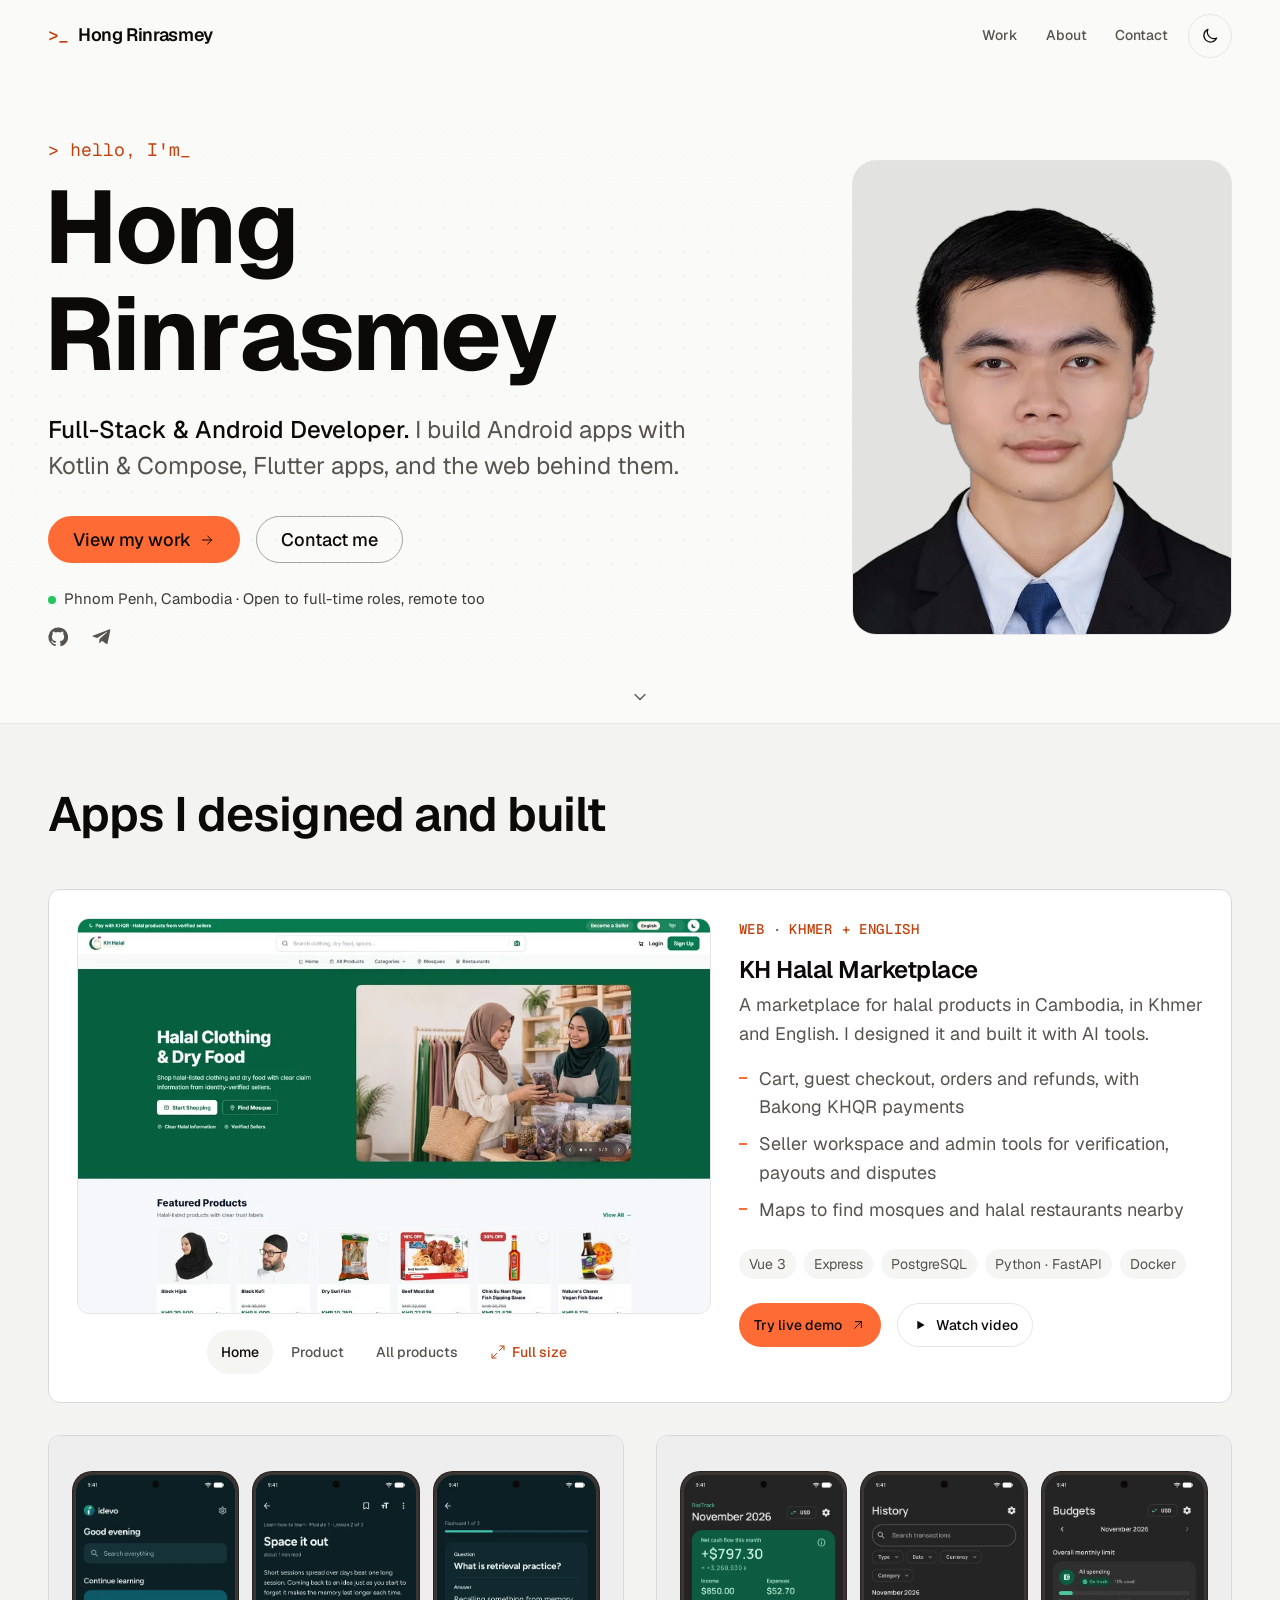
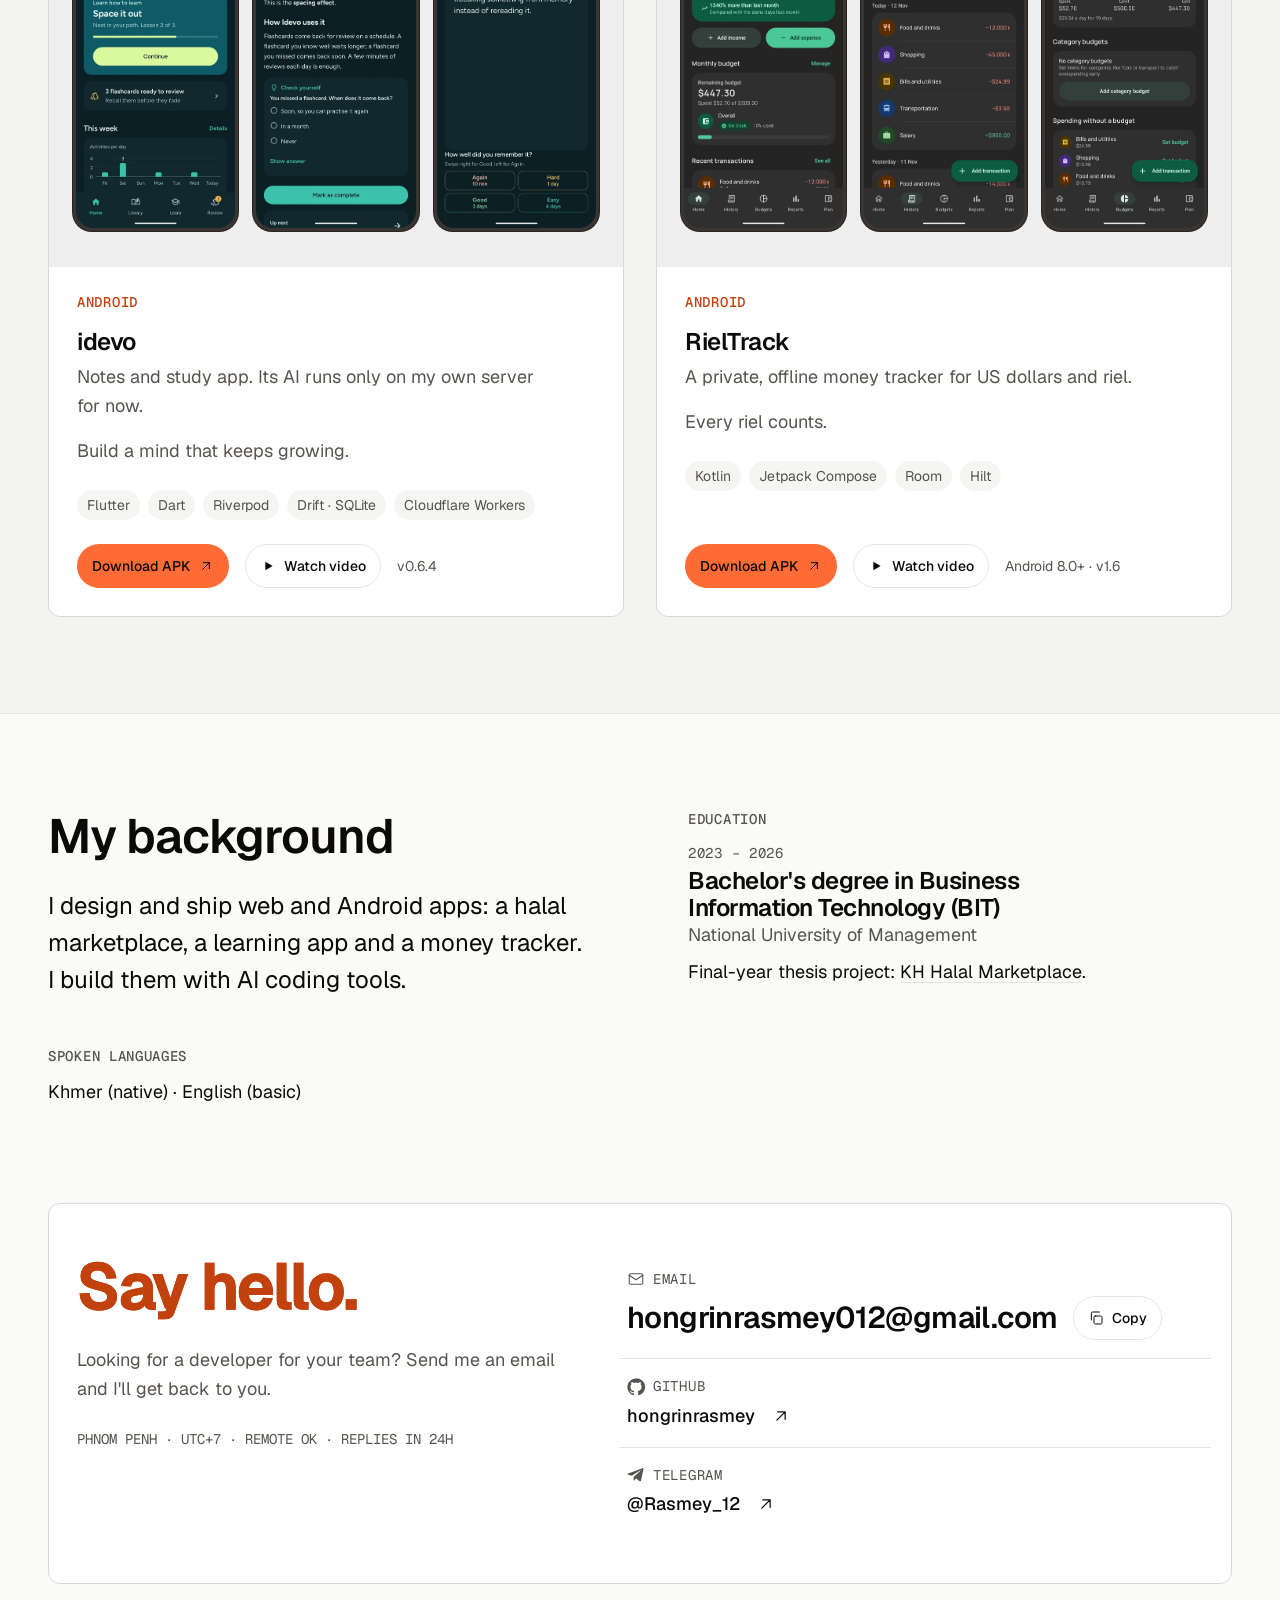
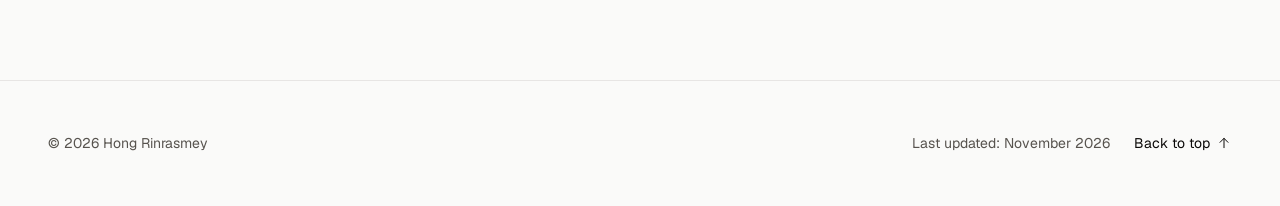
<file: index.html>
<!doctype html>
<html lang="en">
<head>
  <meta charset="utf-8">
  <meta name="viewport" content="width=device-width, initial-scale=1">

  <!-- ===== PAGE INFO (browser tab + Google) ===== -->
  <title>Hong Rinrasmey · Full-Stack &amp; Android Developer</title>
  <meta name="description" content="Hong Rinrasmey, Full-Stack &amp; Android Developer. I design and ship web and mobile apps.">
  <meta name="color-scheme" content="dark light">
  <meta name="theme-color" content="#0C0A09" media="(prefers-color-scheme: dark)">
  <meta name="theme-color" content="#FAFAF9" media="(prefers-color-scheme: light)">

  <!-- The site's public address (GitHub Pages). Moving to a custom domain? Change it here, in og:image,
       twitter:image and "url" in the JSON-LD below. -->
  <link rel="canonical" href="https://hongrinrasmey.github.io/">
  <meta property="og:url" content="https://hongrinrasmey.github.io/">

  <!-- ===== SHARING PREVIEW (LinkedIn, Telegram, Facebook, X…) =====
       The picture is assets/images/og-image.png (1200 × 630). To change it, see tools/og-image.html.
       Sharing sites need the FULL address of the picture. -->
  <meta property="og:type" content="website">
  <meta property="og:title" content="Hong Rinrasmey · Full-Stack &amp; Android Developer">
  <meta property="og:description" content="Hong Rinrasmey, Full-Stack &amp; Android Developer. I design and ship web and mobile apps.">
  <meta property="og:image" content="https://hongrinrasmey.github.io/assets/images/og-image.png">
  <meta property="og:image:width" content="1200">
  <meta property="og:image:height" content="630">
  <meta property="og:image:alt" content="Hong Rinrasmey">
  <meta name="twitter:card" content="summary_large_image">
  <meta name="twitter:title" content="Hong Rinrasmey · Full-Stack &amp; Android Developer">
  <meta name="twitter:description" content="Hong Rinrasmey, Full-Stack &amp; Android Developer. I design and ship web and mobile apps.">
  <meta name="twitter:image" content="https://hongrinrasmey.github.io/assets/images/og-image.png">

  <!-- Icons for browser tabs and phone home screens -->
  <link rel="icon" href="favicon.svg" type="image/svg+xml">
  <link rel="icon" href="favicon-32.png" type="image/png" sizes="32x32">
  <link rel="apple-touch-icon" href="apple-touch-icon.png">
  <!-- site.webmanifest is added by the theme script below, only when the site runs on a web server
       (browsers block it, with a console error, when index.html is opened by double-clicking). -->

  <!-- Tells Google who you are. Add more profile links inside "sameAs". -->
  <script type="application/ld+json">
  {
    "@context": "https://schema.org",
    "@type": "Person",
    "name": "Hong Rinrasmey",
    "url": "https://hongrinrasmey.github.io/",
    "jobTitle": "Full-Stack & Android Developer",
    "alumniOf": { "@type": "CollegeOrUniversity", "name": "National University of Management" },
    "address": { "@type": "PostalAddress", "addressCountry": "KH" },
    "sameAs": ["https://github.com/hongrinrasmey"]
  }
  </script>

  <!-- Sets the colour theme before the page draws, so it never flashes the wrong theme. -->
  <script>
    (function () {
      var d = document.documentElement, t = null;
      try { t = localStorage.getItem('theme'); } catch (e) {}
      if (t !== 'light' && t !== 'dark') {
        t = window.matchMedia && matchMedia('(prefers-color-scheme: light)').matches ? 'light' : 'dark';
      }
      d.setAttribute('data-theme', t);
      d.classList.add('js'); /* JavaScript is on: show the menu and theme buttons */
      if (/^https?:$/.test(location.protocol)) {
        var m = document.createElement('link');
        m.rel = 'manifest'; m.href = 'site.webmanifest';
        document.head.appendChild(m);
        /* preload the Geist font file (only on a web server: file:// blocks it) */
        var p = document.createElement('link');
        p.rel = 'preload'; p.as = 'font'; p.type = 'font/woff2'; p.crossOrigin = '';
        p.href = 'assets/fonts/geist-latin.woff2';
        document.head.appendChild(p);
      }
    })();
  </script>

  <!-- Font: Geist (text and headings) + Geist Mono (small labels). (taste-skill-ignore: DESIGN.md §6.3 Geist Mono for labels)
       If you change them, also change --font-sans and --font-mono at the top of css/style.css. (taste-skill-ignore: DESIGN.md §6.3) -->
  <!-- Noto Sans Khmer (for Khmer text) is added by js/main.js only when the page has Khmer text. -->

  <link rel="stylesheet" href="css/style.css">
</head>
<body>

  <a class="skip-link" href="#main">Skip to content</a>

  <!-- ===== HEADER ===== -->
  <header class="site-header">
    <div class="container header__inner">
      <!-- >_ opens the terminal (needs JavaScript; without it the plain mark inside the name shows) -->
      <button class="wordmark__mark term-btn" type="button" aria-label="Open terminal" title="Terminal (`)">&gt;_</button>
      <a class="wordmark" href="#top"><span class="wordmark__mark wordmark__mark--nojs" aria-hidden="true">&gt;_</span>Hong Rinrasmey</a>

      <nav id="site-nav" class="site-nav" aria-label="Main">
        <ul class="site-nav__list">
          <li><a class="site-nav__link" href="#work">Work</a></li>
          <li><a class="site-nav__link" href="#about">About</a></li>
          <li><a class="site-nav__link" href="#contact">Contact</a></li>
        </ul>
      </nav>

      <!-- RÉSUMÉ: put resume.pdf in assets/, then change href="#" to href="assets/resume.pdf" (here AND in Contact) -->
      <a class="btn btn--secondary btn--sm header__resume link-opt" href="#" target="_blank" rel="noopener noreferrer">Résumé</a>

      <button class="icon-btn theme-toggle" type="button" aria-label="Switch to light theme" title="Switch theme (T)">
        <svg class="icon-sun" width="20" height="20" viewBox="0 0 24 24" fill="none" stroke="currentColor" stroke-width="1.5" stroke-linecap="round" aria-hidden="true"><circle cx="12" cy="12" r="4"/><path d="M12 2v2M12 20v2M2 12h2M20 12h2M4.9 4.9l1.4 1.4M17.7 17.7l1.4 1.4M4.9 19.1l1.4-1.4M17.7 6.3l1.4-1.4"/></svg>
        <svg class="icon-moon" width="20" height="20" viewBox="0 0 24 24" fill="none" stroke="currentColor" stroke-width="1.5" stroke-linejoin="round" aria-hidden="true"><path d="M20 14.5A8 8 0 0 1 9.5 4a8 8 0 1 0 10.5 10.5z"/></svg>
      </button>

      <button class="icon-btn menu-toggle" type="button" aria-expanded="false" aria-controls="site-nav" aria-label="Open menu">
        <svg width="20" height="20" viewBox="0 0 24 24" fill="none" stroke="currentColor" stroke-width="1.5" stroke-linecap="round" aria-hidden="true"><path class="menu-toggle__open" d="M4 7h16M4 12h16M4 17h16"/><path class="menu-toggle__close" d="M6 6l12 12M18 6L6 18"/></svg>
      </button>
    </div>
  </header>

  <main id="main" tabindex="-1">

    <!-- ===== 00 · HERO ===== -->
    <section class="hero" id="top" aria-labelledby="hero-title">
      <div class="container hero__inner">
        <!-- MY PHOTO: assets/images/me.webp (800 × 1000). Above the name on phones, right of it on wide screens.
             To change it, replace that file. -->
        <figure class="hero__photo hero__item">
          <img src="assets/images/me.webp" alt="Photo of Hong Rinrasmey" width="800" height="1000" fetchpriority="high" decoding="async" draggable="false">
        </figure>
        <!-- AVAILABLE FOR WORK: you said "not now", so it is hidden.
             To show it later, remove the comment marks around the <p> below.
        <p class="hero__status hero__item"><span class="status-dot" aria-hidden="true"></span>Available for work</p>
        -->
        <p class="hero__hello hero__item">&gt; hello, I'm<span class="hero__cursor" aria-hidden="true">_</span></p>
        <h1 class="hero__title hero__item" id="hero-title">Hong Rinrasmey</h1>
        <p class="hero__intro hero__item">
          <span class="hero__role">Full-Stack &amp; Android Developer.</span>
          <!-- Idea from your GitHub, use it only if it is how you'd say it:
               "I build offline-first Android apps and bilingual web apps for Cambodia." -->
          I build Android apps with Kotlin&nbsp;&amp;&nbsp;Compose, Flutter apps, and the web behind them.
        </p>
        <!-- CURRENTLY (optional): remove the comment marks and fill it in.
        <p class="hero__now hero__item"><span class="hero__now-label">Currently →</span> [what I am building] · [what I am learning]</p>
        -->
        <div class="hero__actions hero__item">
          <a class="btn btn--primary" href="#work">
            View my work
            <svg class="btn__arrow" width="16" height="16" viewBox="0 0 24 24" fill="none" stroke="currentColor" stroke-width="1.5" stroke-linecap="round" stroke-linejoin="round" aria-hidden="true"><path d="M5 12h14M13 6l6 6-6 6"/></svg>
          </a>
          <a class="btn btn--secondary" href="#contact">Contact me</a>
        </div>
        <!-- LINKS: LinkedIn shows once you put your address in href="#" (same as in Contact). -->
        <div class="hero__meta hero__item">
          <p><span class="status-dot" aria-hidden="true"></span><span>Phnom Penh, Cambodia</span> · <span>Open to full-time roles, remote too</span></p>
          <ul class="hero__social">
            <li><a href="https://github.com/hongrinrasmey" target="_blank" rel="noopener noreferrer" aria-label="GitHub (opens in a new tab)"><svg width="20" height="20" viewBox="0 0 24 24" aria-hidden="true"><path fill="currentColor" d="M12 .5a11.5 11.5 0 0 0-3.64 22.41c.58.1.79-.25.79-.56v-2c-3.2.7-3.88-1.37-3.88-1.37-.52-1.33-1.28-1.69-1.28-1.69-1.04-.71.08-.7.08-.7 1.15.08 1.76 1.19 1.76 1.19 1.03 1.76 2.69 1.25 3.35.96.1-.75.4-1.25.73-1.54-2.55-.29-5.24-1.28-5.24-5.69 0-1.26.45-2.29 1.19-3.1-.12-.29-.52-1.46.11-3.05 0 0 .97-.31 3.17 1.18a11 11 0 0 1 5.77 0c2.2-1.49 3.17-1.18 3.17-1.18.63 1.59.23 2.76.11 3.05.74.81 1.19 1.84 1.19 3.1 0 4.42-2.69 5.39-5.26 5.68.41.36.78 1.06.78 2.14v3.17c0 .31.21.67.8.56A11.5 11.5 0 0 0 12 .5z"/></svg></a></li>
            <li><a class="link-opt" href="#" target="_blank" rel="noopener noreferrer" aria-label="LinkedIn (opens in a new tab)"><svg width="20" height="20" viewBox="0 0 24 24" aria-hidden="true"><path fill="currentColor" d="M20.45 20.45h-3.56v-5.57c0-1.33-.02-3.04-1.85-3.04-1.85 0-2.14 1.45-2.14 2.94v5.67H9.35V9h3.41v1.56h.05c.48-.9 1.64-1.85 3.37-1.85 3.6 0 4.27 2.37 4.27 5.46v6.28zM5.34 7.43a2.06 2.06 0 1 1 0-4.13 2.06 2.06 0 0 1 0 4.13zM7.12 20.45H3.56V9h3.56v11.45zM22.22 0H1.77C.79 0 0 .77 0 1.73v20.54C0 23.23.79 24 1.77 24h20.45c.98 0 1.78-.77 1.78-1.73V1.73C24 .77 23.2 0 22.22 0z"/></svg></a></li>
            <li><a href="https://t.me/Rasmey_12" target="_blank" rel="noopener noreferrer" aria-label="Telegram (opens in a new tab)"><svg width="20" height="20" viewBox="0 0 24 24" aria-hidden="true"><path fill="currentColor" d="M21.9 4.3l-3.2 15.1c-.2 1.1-.9 1.3-1.8.8l-4.9-3.6-2.4 2.3c-.3.3-.5.5-1 .5l.4-5 9.1-8.2c.4-.4-.1-.6-.6-.2L6.3 13.1 1.5 11.6c-1-.3-1.1-1 .2-1.5L20.5 2.9c.9-.3 1.6.2 1.4 1.4z"/></svg></a></li>
          </ul>
        </div>
        <!-- QUICK STATS (optional, real numbers only, max 3). Remove the comment marks to show them.
             data-count is the number that counts up; the text inside is what shows without JavaScript.
        <dl class="stats hero__item">
          <div class="stats__item"><dt class="stats__label">[label]</dt><dd class="stats__value" data-count="0">0</dd></div>
        </dl>
        -->
      </div>
      <a class="hero__cue" href="#work" aria-label="Scroll to my work"><svg width="20" height="20" viewBox="0 0 24 24" fill="none" stroke="currentColor" stroke-width="1.5" stroke-linecap="round" stroke-linejoin="round" aria-hidden="true"><path d="M6 9l6 6 6-6"/></svg></a>
    </section>


    <!-- ===== 01 · SELECTED WORK =====
         HOW TO EDIT A PROJECT CARD
         - Buttons: put the real address in href="..." and the button appears. Leave href="#" and it stays hidden.
         - Video: put the file path (assets/videos/name.mp4) or a YouTube link in data-video="...".
           Optional data-video-short="..." = a tall PORTRAIT version that phones (640px and narrower) play instead
           (data-poster-short = its poster, if its shape differs from the main poster).
         - Hover preview (desktop mouse): data-preview="12" on the Watch video button = the second the silent preview starts. Remove it to turn the preview off for that card.
           data-poster="..." is the still picture shown before the video plays (optional).
           data-wide = a 16:9 video on an Android card (the promo) opens the wide pop-up.
         - Public code: add this inside the card's project-card__actions:
             <a class="btn btn--secondary" href="https://github.com/..." target="_blank" rel="noopener noreferrer">View code</a>
         - Add a project: copy one whole <article class="project-card"> … </article> block and change it.
    -->
    <section class="section section--band" id="work" aria-labelledby="work-title">
      <div class="container">
        <div class="section__head reveal">
          <h2 class="section__title" id="work-title">Apps I designed and built</h2>
        </div>

        <!-- PROJECT 1 (FEATURED, full width): KH Halal Marketplace — web app -->
        <article class="project-card project-card--featured reveal" id="kh-halal" aria-labelledby="p1-title">
          <!-- 3 whole desktop screens (1920×1200), one at a time. initDeck (js/main.js) changes the screen every 5s while it is on
               screen (pauses on hover/focus); a screen button stops it. "Full size" opens the one showing. Without JS: the first
               screen, and the link opens it. Add a screen: one more <img> (aria-hidden="true") + one more button (next data-screen).
               srcset = smaller copies for phones and laptops. After adding or replacing a screen: python -I tools/small-copies.py -->
          <div class="project-card__shots">
            <figure class="deck">
              <a class="project-card__media project-card__media--web shot-link" href="assets/images/kh-halal-marketplace.webp">
                <img class="is-on" src="assets/images/kh-halal-marketplace.webp"
                     srcset="assets/images/kh-halal-marketplace-960.webp 960w, assets/images/kh-halal-marketplace-1280.webp 1280w, assets/images/kh-halal-marketplace.webp 1920w"
                     sizes="(min-width: 1024px) min(58vw, 1005px), calc(100vw - 32px)"
                     alt="KH Halal Marketplace home page: search with photo search, Halal Clothing and Dry Food banner, and featured products with prices in riel and US dollars"
                     width="1920" height="1200" loading="lazy" decoding="async">
                <img aria-hidden="true" src="assets/images/kh-halal-product.webp"
                     srcset="assets/images/kh-halal-product-960.webp 960w, assets/images/kh-halal-product-1280.webp 1280w, assets/images/kh-halal-product.webp 1920w"
                     sizes="(min-width: 1024px) min(58vw, 1005px), calc(100vw - 32px)"
                     alt="KH Halal product page: Black Hijab, price in riel and US dollars, the identity-verified seller, and Add to Cart"
                     width="1920" height="1200" loading="lazy" decoding="async">
                <img aria-hidden="true" src="assets/images/kh-halal-products.webp"
                     srcset="assets/images/kh-halal-products-960.webp 960w, assets/images/kh-halal-products-1280.webp 1280w, assets/images/kh-halal-products.webp 1920w"
                     sizes="(min-width: 1024px) min(58vw, 1005px), calc(100vw - 32px)"
                     alt="KH Halal All Products page: filters by price and halal claim, and product cards with prices in riel and US dollars"
                     width="1920" height="1200" loading="lazy" decoding="async">
              </a>
              <div class="screens" role="group" aria-label="KH Halal screens">
                <button type="button" data-screen="0" aria-pressed="true">Home</button>
                <button type="button" data-screen="1" aria-pressed="false">Product</button>
                <button type="button" data-screen="2" aria-pressed="false">All products</button>
                <button type="button" class="screens__full" data-shot><svg width="16" height="16" viewBox="0 0 24 24" fill="none" stroke="currentColor" stroke-width="1.5" stroke-linecap="round" stroke-linejoin="round" aria-hidden="true"><path d="M15 3h6v6M9 21H3v-6M21 3l-7 7M3 21l7-7"/></svg>Full size</button>
              </div>
            </figure>
          </div>
          <div class="project-card__body">
            <div class="project-card__info">
            <ul class="project-card__meta" aria-label="Platform">
              <li class="platform-tag">Web</li>
              <li class="platform-tag">Khmer + English</li>
            </ul>
            <h3 class="project-card__title" id="p1-title">KH Halal Marketplace</h3>
            <p class="project-card__lead">A marketplace for halal products in Cambodia, in Khmer and English. I designed it and built it with AI tools.</p>
            <!-- Longer story, hidden so the card stays short. To show it, move it out of this comment:
            <p class="project-card__text">Muslim shoppers need to know a product is halal and that the seller is real. Every seller is identity-verified, every listing shows clear halal-claim information, and buyers pay with Bakong KHQR. I designed it and built it with AI tools.</p>
            -->
            <!-- WHAT I DID / LEARNED (your own words): remove the comment marks and write 1-2 short sentences.
            <p class="project-card__text">[TODO: the hardest problem you solved here, and what you learned from it]</p>
            -->
            </div>
            <div class="project-card__extra">
            <ul class="project-card__features" aria-label="Key features">
              <li>Cart, guest checkout, orders and refunds, with Bakong KHQR payments</li>
              <li>Seller workspace and admin tools for verification, payouts and disputes</li>
              <li>Maps to find mosques and halal restaurants nearby</li>
            </ul>
            <ul class="tags" aria-label="Built with">
              <li>Vue 3</li>
              <li>Express</li>
              <li>PostgreSQL</li>
              <li>Python · FastAPI</li>
              <li>Docker</li>
            </ul>
            <div class="project-card__actions">
              <!-- LIVE DEMO: the address is in href="..." below. -->
              <a class="btn btn--primary btn--sm link-opt" href="https://kh-halal-marketplace.onrender.com/" target="_blank" rel="noopener noreferrer">
                Try live demo
                <svg class="btn__arrow" width="16" height="16" viewBox="0 0 24 24" fill="none" stroke="currentColor" stroke-width="1.5" stroke-linecap="round" stroke-linejoin="round" aria-hidden="true"><path d="M7 17L17 7M8 7h9v9"/></svg>
              </a>
              <button class="btn btn--secondary btn--sm video-btn" type="button" data-video="assets/videos/kh-halal-marketplace-promo.mp4?v=1116q" data-preview="8.4" data-sound data-poster="assets/videos/kh-halal-marketplace-promo-poster.webp?v=1116p" data-wide data-title="KH Halal Marketplace promo video" aria-describedby="kh-halal-promo-desc">
                <svg width="16" height="16" viewBox="0 0 24 24" fill="currentColor" aria-hidden="true"><path d="M8 5.5v13l11-6.5z"/></svg>
                Watch video
              </button>
              <!-- What the video shows, for people who can't see it. Update it when the video changes. -->
              <p class="visually-hidden" id="kh-halal-promo-desc">Promo video with music, plays with sound (the Sound button turns it off), about 41 seconds, with captions. Shopper side: halal clothing and dry food on the home page, the product list, opening a product and adding it to the cart without an account, the checkout with an optional map pin that fills in the address, and the KHQR payment page in riel (stopped before an order is placed), then the Khmer version, and the same home page on a desktop and on a phone. Seller side: the dashboard, the add-product form (product, then price and stock) and a new product waiting for admin review.</p>
            </div>
            </div>
          </div>
        </article>

        <!-- OTHER PROJECTS (2 columns on tablet and desktop) -->
        <div class="projects__grid">

          <!-- PROJECT 2: idevo — Android app -->
          <article class="project-card reveal" id="idevo" aria-labelledby="p2-title" style="--d: 1">
            <!-- Screenshots: idevo 0.6.4 (public x86_64 APK) on an Android emulator in dark mode, sample path + notes typed by hand (scripts/seed-idevo.sh) -->
            <!-- data-next: the screen this phone fades to (and back). Remove it to keep the phone still. -->
            <div class="project-card__media project-card__media--phones">
              <div class="phone"><img src="assets/images/idevo-home.webp" alt="idevo home screen: continue learning, flashcards due and this week's activity" data-next="assets/images/idevo-library.webp" data-next-alt="idevo library: notes with search and filters" width="405" height="900" loading="lazy" decoding="async"></div>
              <div class="phone"><img src="assets/images/idevo-lesson.webp" alt="An idevo lesson with its practice questions" data-next="assets/images/idevo-path.webp" data-next-alt="An idevo learning path: modules, lessons done and the next lesson" width="405" height="900" loading="lazy" decoding="async"></div>
              <div class="phone"><img src="assets/images/idevo-review.webp" alt="An idevo flashcard review session" data-next="assets/images/idevo-progress.webp" data-next-alt="idevo progress: days studied, lessons, flashcards and activity per day" width="405" height="900" loading="lazy" decoding="async"></div>
            </div>
            <div class="project-card__body">
              <div class="project-card__info">
              <ul class="project-card__meta" aria-label="Platform">
                <li class="platform-tag">Android</li>
              </ul>
              <h3 class="project-card__title" id="p2-title">idevo</h3>
              <!-- Old lead: A notes library and learning companion. You study offline; the built-in AI needs the internet and, for now, only runs on my own server. -->
              <!-- Honesty (CLAUDE.md §3): the promo shows the AI, so the card says who can use it -->
              <p class="project-card__lead">Notes and study app. Its AI runs only on my own server for now.</p>
              <p class="project-card__text">Build a mind that keeps growing.</p>
              <!-- Keywords hidden (3rd line saying the same thing): Knowledge · Learning · Growth -->
              <!-- WHAT I DID / LEARNED (your own words): remove the comment marks and write 1-2 short sentences.
              <p class="project-card__text">[TODO: the hardest problem you solved here, and what you learned from it]</p>
              -->
              </div>
              <div class="project-card__extra">
              <!-- DESIGN.md §8.3: the problem text and key features show on the featured card only.
                   Kept here (confirmed from GitHub) in case this becomes the featured card:
                Notes, learning paths and flashcards live in a local database on your phone: no account, no analytics, studying works offline. AI help and sync are optional, need the internet and run on a server you own. I designed it and built it with AI tools.
                - Notes with templates, tags, version history and Markdown export
                - Spaced-repetition flashcards and quizzes for every lesson
                - Optional AI drafts and end-to-end encrypted sync
                (Owner, 2026-11-13: the AI works only for the owner so far, not for public users.)
              -->
              <ul class="tags" aria-label="Built with">
                <li>Flutter</li>
                <li>Dart</li>
                <li>Riverpod</li>
                <li>Drift · SQLite</li>
                <li>Cloudflare Workers</li>
              </ul>
              <div class="project-card__actions">
                <!-- DOWNLOAD: always the newest release of the public Idevo-Downloads repo -->
                <a class="btn btn--primary btn--sm link-opt" href="https://github.com/hongrinrasmey/Idevo-Downloads/releases/latest" target="_blank" rel="noopener noreferrer">
                  Download APK
                  <svg class="btn__arrow" width="16" height="16" viewBox="0 0 24 24" fill="none" stroke="currentColor" stroke-width="1.5" stroke-linecap="round" stroke-linejoin="round" aria-hidden="true"><path d="M7 17L17 7M8 7h9v9"/></svg>
                </a>
                <button class="btn btn--secondary btn--sm video-btn" type="button" data-video="assets/videos/idevo-promo.mp4?v=1116q" data-preview="23.6" data-sound data-video-short="assets/videos/idevo-promo-mobile.mp4?v=1116q" data-poster-short="assets/videos/idevo-promo-mobile-poster.webp?v=1116p" data-poster="assets/videos/idevo-promo-poster.webp?v=1116p" data-wide data-title="idevo promo video" aria-describedby="idevo-promo-desc">
                  <svg width="16" height="16" viewBox="0 0 24 24" fill="currentColor" aria-hidden="true"><path d="M8 5.5v13l11-6.5z"/></svg>
                  Watch video
                </button>
                <p class="visually-hidden" id="idevo-promo-desc">Promo video with music, plays with sound (the Sound button turns it off), about 41 seconds, with captions (phones get the same video in a tall layout). The built-in AI fills in a learning path from one sentence, plans its four modules and writes three lessons, each labelled as an AI draft to check; the lesson's own check question with its answer and reason; the AI turns a sample lesson into five flashcards to check before saving; "Remember it longer. Study offline. No account."; a flashcard with its four review choices (Again 10 minutes, Hard 1 day, Good 3 days, Easy 4 days); then the app switches to Khmer.</p>
                <span class="project-card__note">v0.6.4</span>
              </div>
              </div>
            </div>
          </article>

          <!-- PROJECT 3: RielTrack — Android app -->
          <article class="project-card reveal" id="rieltrack" aria-labelledby="p3-title" style="--d: 2">
            <!-- Screenshots: RielTrack 1.6 with sample data (scripts/seed-rieltrack.sh), Android emulator in dark mode -->
            <div class="project-card__media project-card__media--phones">
              <div class="phone"><img src="assets/images/rieltrack.webp" alt="RielTrack home screen: net cash flow this month, monthly budget left and recent transactions" data-next="assets/images/rieltrack-reports.webp" data-next-alt="RielTrack reports: net cash flow and spending compared with last month" width="405" height="900" loading="lazy" decoding="async"></div>
              <div class="phone"><img src="assets/images/rieltrack-2.webp" alt="RielTrack history: transactions in US dollars and riel, grouped by day" data-next="assets/images/rieltrack-categories.webp" data-next-alt="RielTrack spending by category, plus income against expenses" width="405" height="900" loading="lazy" decoding="async"></div>
              <div class="phone"><img src="assets/images/rieltrack-3.webp" alt="RielTrack budgets: overall monthly limit with spent, limit and amount left" data-next="assets/images/rieltrack-add.webp" data-next-alt="Adding an expense in RielTrack: amount in riel or dollars, date and category" width="405" height="900" loading="lazy" decoding="async"></div>
            </div>
            <div class="project-card__body">
              <div class="project-card__info">
              <ul class="project-card__meta" aria-label="Platform">
                <li class="platform-tag">Android</li>
              </ul>
              <h3 class="project-card__title" id="p3-title">RielTrack</h3>
              <!-- Old lead: A private, offline money tracker for US dollars and riel. -->
              <p class="project-card__lead">A private, offline money tracker for US dollars and riel.</p>
              <p class="project-card__text">Every riel counts.</p>
              <!-- Keywords hidden (3rd line saying the same thing): Track · Manage · Grow -->
              <!-- WHAT I DID / LEARNED (your own words): remove the comment marks and write 1-2 short sentences.
              <p class="project-card__text">[TODO: the hardest problem you solved here, and what you learned from it]</p>
              -->
              </div>
              <div class="project-card__extra">
              <!-- DESIGN.md §8.3: the problem text and key features show on the featured card only.
                   Kept here (confirmed from GitHub) in case this becomes the featured card:
                In Cambodia people pay in both dollars and riel. RielTrack records each amount in its own currency and works out mixed totals with your own exchange rate, all on the phone with no sign-in and no cloud. I designed it and built it with AI tools.
                - Accounts, budgets, reports, bills and savings goals in USD and KHR
                - Recurring items with reminders, CSV import and export, JSON backup
                - English and Khmer, light and dark themes, optional app lock
              -->
              <ul class="tags" aria-label="Built with">
                <li>Kotlin</li>
                <li>Jetpack Compose</li>
                <li>Room</li>
                <li>Hilt</li>
              </ul>
              <div class="project-card__actions">
                <a class="btn btn--primary btn--sm" href="https://github.com/hongrinrasmey/RielTrack-Downloads/releases/latest" target="_blank" rel="noopener noreferrer">
                  Download APK
                  <svg class="btn__arrow" width="16" height="16" viewBox="0 0 24 24" fill="none" stroke="currentColor" stroke-width="1.5" stroke-linecap="round" stroke-linejoin="round" aria-hidden="true"><path d="M7 17L17 7M8 7h9v9"/></svg>
                </a>
                <button class="btn btn--secondary btn--sm video-btn" type="button" data-video="assets/videos/rieltrack-promo.mp4?v=1116r" data-preview="5.3" data-sound data-video-short="assets/videos/rieltrack-promo-mobile.mp4?v=1116r" data-poster-short="assets/videos/rieltrack-promo-mobile-poster.webp?v=1116o" data-poster="assets/videos/rieltrack-promo-poster.webp?v=1116o" data-wide data-title="RielTrack promo video" aria-describedby="rieltrack-promo-desc">
                  <svg width="16" height="16" viewBox="0 0 24 24" fill="currentColor" aria-hidden="true"><path d="M8 5.5v13l11-6.5z"/></svg>
                  Watch video
                </button>
                <p class="visually-hidden" id="rieltrack-promo-desc">Promo video with music, plays with sound (the Sound button turns it off), about 35 seconds, with captions (phones get the same video in a tall layout). The month at a glance in dollars and riel, a 12,000 riel expense added, a $150 freelance income added, the history with riel and dollar amounts side by side, a comparison with last month, the monthly budget, "No account. No cloud. No ads.", then the app switches to Khmer.</p>
                <span class="project-card__note">Android 8.0+ · v1.6</span>
              </div>
              </div>
            </div>
          </article>

        </div>
      </div>
    </section>

    <!-- ===== 02 · ABOUT =====
         Top: how I build (+ bio later). Right: education. Spoken languages sit under the intro (desktop).
         The tools I used are shown as tags on each project card, not here.
    -->
    <section class="section" id="about" aria-labelledby="about-title">
      <div class="container about__layout">
        <div class="section__head reveal">
          <h2 class="section__title" id="about-title">My background</h2>
          <p class="tech__note">I design and ship web and Android apps: a halal marketplace, a learning app and a money tracker. I build them with AI coding tools.</p>
          <!-- BIO (your own words): remove the comment marks and write 2-3 short sentences.
          <p class="tech__note">[TODO: what you're learning now, the job you want, what you enjoy building]</p>
          -->
        </div>

        <div class="about__grid">
          <!-- Education: copy one <li class="timeline__item"> per school or course. -->
          <div class="about__side reveal">
            <h3 class="skill-group__title">Education</h3>
            <ol class="timeline">
              <li class="timeline__item">
                <p class="timeline__dates">2023 – 2026</p>
                <h4 class="timeline__role">Bachelor's degree in Business Information Technology (BIT)</h4>
                <p class="timeline__company">National University of Management</p>
                <p class="timeline__text">Final-year thesis project: <a href="#kh-halal">KH Halal Marketplace</a>.</p>
              </li>
            </ol>
          </div>
        </div>

        <!-- Spoken languages: sits under the intro on desktop -->
        <div class="about__side reveal" style="--d: 1">
          <h3 class="skill-group__title">Spoken languages</h3>
          <p>Khmer (native) · English (basic)</p>
        </div>
      </div>
    </section>

    <!-- Got a job or internship later? Add an "Experience" section here (copy the About section's timeline). -->

    <!-- ===== 03 · CONTACT =====
         Your email is written in 2 places: href="mailto:..." and the text you see. Change both.
         (The copy button reads the address from the link, so it updates by itself.)
    -->
    <section class="section contact" id="contact" aria-labelledby="contact-title">
      <div class="container contact__grid">
        <div class="contact__intro reveal">
          <h2 class="contact__title" id="contact-title">Say hello.</h2>
          <p class="contact__text">Looking for a developer for your team? Send me an email and I'll get back to you.</p>
          <p class="contact__meta"><span>Phnom Penh · UTC+7 ·</span> <span>Remote OK ·</span> <span>Replies in 24h</span></p>
          <!-- CV: put resume.pdf in assets/, then change href="#" to href="assets/resume.pdf" (hidden until then) -->
          <a class="contact__cv link-opt" href="#" download>Download CV ↓</a>
        </div>

        <!-- CONTACT LIST: one row each. A row with href="#" stays hidden.
             To add a profile: copy a GitHub row, change the label, the name you see and href. -->
        <div class="contact__details reveal">
          <div class="contact__row">
            <span class="contact__key"><svg width="18" height="18" viewBox="0 0 24 24" fill="none" stroke="currentColor" stroke-width="1.5" stroke-linecap="round" stroke-linejoin="round" aria-hidden="true"><rect x="3" y="5" width="18" height="14" rx="2"/><path d="M3 7l9 6 9-6"/></svg>Email</span>
            <a class="contact__email" id="email-link" href="mailto:hongrinrasmey012@gmail.com">hongrinrasmey012@gmail.com</a>
            <button class="btn btn--secondary btn--sm copy-btn" type="button" data-copy-from="#email-link" aria-label="Copy email address">
              <svg class="copy-btn__icon" width="16" height="16" viewBox="0 0 24 24" fill="none" stroke="currentColor" stroke-width="1.5" stroke-linecap="round" stroke-linejoin="round" aria-hidden="true"><rect x="9" y="9" width="12" height="12" rx="2"/><path d="M5 15V5a2 2 0 0 1 2-2h10"/></svg>
              <svg class="copy-btn__done" width="16" height="16" viewBox="0 0 24 24" fill="none" stroke="currentColor" stroke-width="1.5" stroke-linecap="round" stroke-linejoin="round" aria-hidden="true"><path d="M4 12l5 5L20 6"/></svg>
              <span class="copy-btn__label">Copy</span>
            </button>
          </div>
          <a class="contact__row social-link" href="https://github.com/hongrinrasmey" target="_blank" rel="noopener noreferrer" aria-label="GitHub: hongrinrasmey (opens in a new tab)">
            <span class="contact__key"><svg width="18" height="18" viewBox="0 0 24 24" aria-hidden="true"><path fill="currentColor" d="M12 .5a11.5 11.5 0 0 0-3.64 22.41c.58.1.79-.25.79-.56v-2c-3.2.7-3.88-1.37-3.88-1.37-.52-1.33-1.28-1.69-1.28-1.69-1.04-.71.08-.7.08-.7 1.15.08 1.76 1.19 1.76 1.19 1.03 1.76 2.69 1.25 3.35.96.1-.75.4-1.25.73-1.54-2.55-.29-5.24-1.28-5.24-5.69 0-1.26.45-2.29 1.19-3.1-.12-.29-.52-1.46.11-3.05 0 0 .97-.31 3.17 1.18a11 11 0 0 1 5.77 0c2.2-1.49 3.17-1.18 3.17-1.18.63 1.59.23 2.76.11 3.05.74.81 1.19 1.84 1.19 3.1 0 4.42-2.69 5.39-5.26 5.68.41.36.78 1.06.78 2.14v3.17c0 .31.21.67.8.56A11.5 11.5 0 0 0 12 .5z"/></svg>GitHub</span>
            <span class="contact__value">hongrinrasmey</span>
            <svg class="btn__arrow" width="20" height="20" viewBox="0 0 24 24" fill="none" stroke="currentColor" stroke-width="1.5" stroke-linecap="round" stroke-linejoin="round" aria-hidden="true"><path d="M7 17L17 7M8 7h9v9"/></svg>
          </a>
          <a class="contact__row social-link link-opt" href="https://t.me/Rasmey_12" target="_blank" rel="noopener noreferrer" aria-label="Telegram: @Rasmey_12 (opens in a new tab)">
            <span class="contact__key"><svg width="18" height="18" viewBox="0 0 24 24" aria-hidden="true"><path fill="currentColor" d="M21.9 4.3l-3.2 15.1c-.2 1.1-.9 1.3-1.8.8l-4.9-3.6-2.4 2.3c-.3.3-.5.5-1 .5l.4-5 9.1-8.2c.4-.4-.1-.6-.6-.2L6.3 13.1 1.5 11.6c-1-.3-1.1-1 .2-1.5L20.5 2.9c.9-.3 1.6.2 1.4 1.4z"/></svg>Telegram</span>
            <span class="contact__value">@Rasmey_12</span>
            <svg class="btn__arrow" width="20" height="20" viewBox="0 0 24 24" fill="none" stroke="currentColor" stroke-width="1.5" stroke-linecap="round" stroke-linejoin="round" aria-hidden="true"><path d="M7 17L17 7M8 7h9v9"/></svg>
          </a>
          <a class="contact__row social-link link-opt" href="#" target="_blank" rel="noopener noreferrer" aria-label="LinkedIn (opens in a new tab)">
            <span class="contact__key"><svg width="18" height="18" viewBox="0 0 24 24" aria-hidden="true"><path fill="currentColor" d="M20.45 20.45h-3.56v-5.57c0-1.33-.02-3.04-1.85-3.04-1.85 0-2.14 1.45-2.14 2.94v5.67H9.35V9h3.41v1.56h.05c.48-.9 1.64-1.85 3.37-1.85 3.6 0 4.27 2.37 4.27 5.46v6.28zM5.34 7.43a2.06 2.06 0 1 1 0-4.13 2.06 2.06 0 0 1 0 4.13zM7.12 20.45H3.56V9h3.56v11.45zM22.22 0H1.77C.79 0 0 .77 0 1.73v20.54C0 23.23.79 24 1.77 24h20.45c.98 0 1.78-.77 1.78-1.73V1.73C24 .77 23.2 0 22.22 0z"/></svg>LinkedIn</span>
            <span class="contact__value">[TODO: your LinkedIn name]</span>
            <svg class="btn__arrow" width="20" height="20" viewBox="0 0 24 24" fill="none" stroke="currentColor" stroke-width="1.5" stroke-linecap="round" stroke-linejoin="round" aria-hidden="true"><path d="M7 17L17 7M8 7h9v9"/></svg>
          </a>
        </div>
      </div>
    </section>

  </main>

  <!-- ===== FOOTER ===== -->
  <footer class="site-footer">
    <div class="container footer__inner">
      <p>&copy; <span id="year">2026</span> Hong Rinrasmey</p>
      <!-- Change this by hand whenever you update the site -->
      <p>Last updated: November 2026</p>
      <a class="footer__top" href="#top">
        Back to top
        <svg class="footer__arrow" width="16" height="16" viewBox="0 0 24 24" fill="none" stroke="currentColor" stroke-width="1.5" stroke-linecap="round" stroke-linejoin="round" aria-hidden="true"><path d="M12 19V5M6 11l6-6 6 6"/></svg>
      </a>
    </div>
  </footer>

  <!-- ===== VIDEO POP-UP (filled by js/main.js when a "Watch video" button is pressed) ===== -->
  <dialog class="video-modal" id="video-modal" aria-labelledby="video-modal-title">
    <div class="video-modal__inner">
      <div class="video-modal__head">
        <p class="video-modal__title" id="video-modal-title">Demo video</p>
        <span>
        <button class="btn btn--secondary btn--sm video-modal__sound" type="button" aria-pressed="false"><svg width="18" height="18" viewBox="0 0 24 24" fill="none" stroke="currentColor" stroke-width="1.5" stroke-linecap="round" stroke-linejoin="round" aria-hidden="true"><path d="M11 5L6 9H2v6h4l5 4V5z"/><path d="M23 9l-6 6M17 9l6 6"/></svg>Sound</button>
        <button class="icon-btn video-modal__close" type="button" aria-label="Close">
          <svg width="20" height="20" viewBox="0 0 24 24" fill="none" stroke="currentColor" stroke-width="1.5" stroke-linecap="round" aria-hidden="true"><path d="M6 6l12 12M18 6L6 18"/></svg>
        </button>
        </span>
      </div>
      <div class="video-modal__frame"></div>
    </div>
  </dialog>

  <!-- ===== TERMINAL (opened by the >_ button or the ` key). Commands: initTerminal() in js/main.js.
       Its answers are read from this page, so they update when you edit the text above. ===== -->
  <dialog class="term" id="term" aria-labelledby="term-title">
    <div class="term__head">
      <p class="term__title"><span class="term__mark" aria-hidden="true">&gt;_</span> <span id="term-title">Terminal</span></p>
      <kbd class="term__key" aria-hidden="true">esc</kbd>
      <button class="icon-btn term__close" type="button" aria-label="Close terminal">
        <svg width="20" height="20" viewBox="0 0 24 24" fill="none" stroke="currentColor" stroke-width="1.5" stroke-linecap="round" aria-hidden="true"><path d="M6 6l12 12M18 6L6 18"/></svg>
      </button>
    </div>
    <div class="term__log" role="log" aria-live="polite"></div>
    <!-- Quick commands: click = type it + Enter. data-cmd must be a command from initTerminal() -->
    <div class="term__chips" role="group" aria-label="Quick commands">
      <button type="button" data-cmd="help">help</button>
      <button type="button" data-cmd="whoami">whoami</button>
      <button type="button" data-cmd="projects">projects</button>
      <button type="button" data-cmd="contact">contact</button>
    </div>
    <form class="term__form">
      <span class="term__prompt" aria-hidden="true">&gt;</span>
      <label class="visually-hidden" for="term-input">Command</label>
      <input class="term__input" id="term-input" type="text" autocomplete="off" autocapitalize="off" spellcheck="false" enterkeyhint="send" autofocus>
    </form>
  </dialog>

  <!-- Screen readers hear "Copied!" from here -->
  <p class="visually-hidden" id="live-region" aria-live="polite"></p>

  <script src="js/main.js" defer></script>
</body>
</html>
</file>
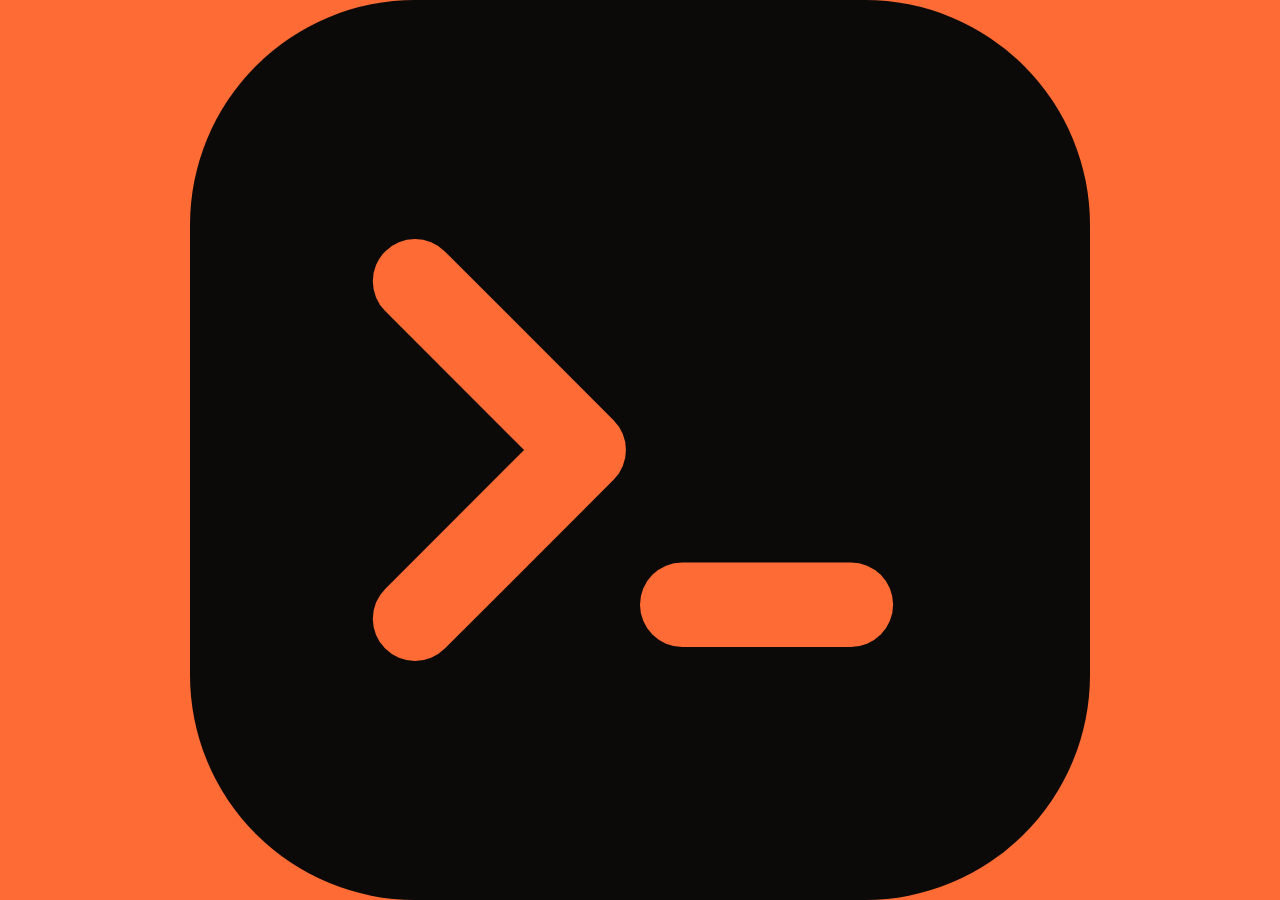
<file: tools/icon.html>
<!doctype html>
<!-- icon.html — turns favicon.svg into the PNG icons.
     Note: new Edge can't open a window this small, so these lines may give a plain orange square.
     If so, ask the agent to draw the icons with Python Pillow (same design: dark rounded square, orange ">_" prompt).
     After changing favicon.svg, run these two lines in PowerShell from the project folder:
     & "C:\Program Files (x86)\Microsoft\Edge\Application\msedge.exe" --headless=new --hide-scrollbars --window-size=180,180 --screenshot="$PWD\apple-touch-icon.png" "$PWD\tools\icon.html"
     & "C:\Program Files (x86)\Microsoft\Edge\Application\msedge.exe" --headless=new --hide-scrollbars --window-size=32,32 --screenshot="$PWD\favicon-32.png" "$PWD\tools\icon.html" -->
<html lang="en"><head><meta charset="utf-8"><title>icon</title>
<style>html,body{margin:0;width:100vw;height:100vh;overflow:hidden;background:#FF6B35}img{display:block;width:100vw;height:100vh}</style>
</head><body><img src="../favicon.svg" alt=""></body></html>
</file>
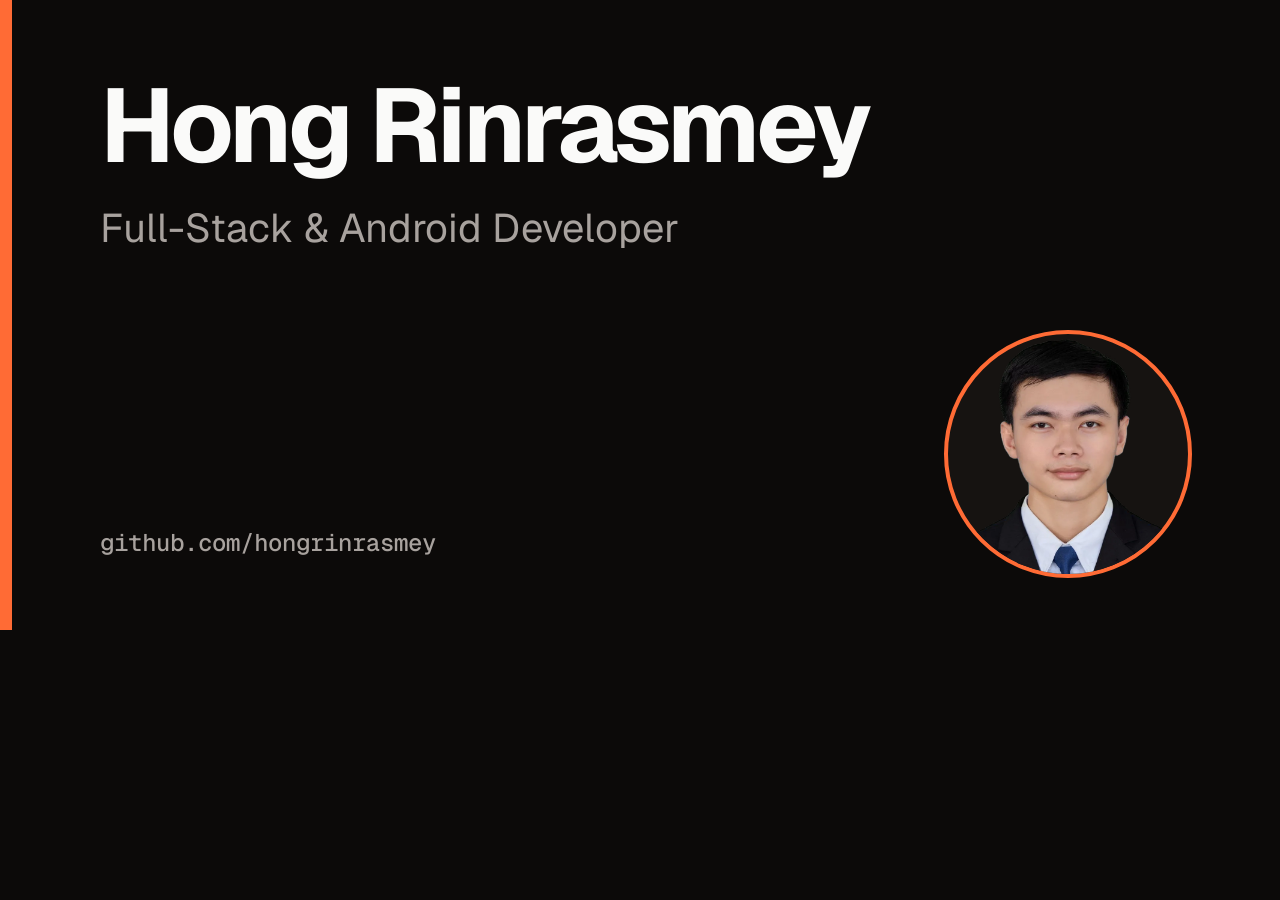
<file: tools/og-image.html>
<!doctype html>
<!--
  og-image.html — the picture shown when someone shares your site link (1200 × 630).
  1. Change the name, role and handle below. To show "Available for work", delete the word hidden on that line.
  2. Make the PNG again with Microsoft Edge (run in PowerShell from the project folder):
     & "C:\Program Files (x86)\Microsoft\Edge\Application\msedge.exe" --headless=new --hide-scrollbars --virtual-time-budget=4000 --window-size=1200,630 --screenshot="$PWD\assets\images\og-image.png" "$PWD\tools\og-image.html"
     (Or open this file in a browser at 1200 × 630 and take a screenshot.)
-->
<html lang="en">
<head>
<meta charset="utf-8">
<title>OG image</title>
<link rel="stylesheet" href="https://fonts.googleapis.com/css2?family=Geist:wght@400;700&family=Geist+Mono:wght@500&display=swap">
<style>
  html, body { margin: 0; width: 1200px; height: 630px; overflow: hidden; }
  body {
    box-sizing: border-box;
    display: flex; flex-direction: column; justify-content: space-between;
    padding: 72px 88px;
    background: #0C0A09; color: #FAFAF9;
    font-family: "Geist", "Segoe UI", system-ui, sans-serif;
    border-left: 12px solid #FF6B35;
  }
  p { margin: 0; }
  .status { display: flex; align-items: center; gap: 14px; font: 500 22px "Geist Mono", monospace; text-transform: uppercase; letter-spacing: 0.05em; }
  .status[hidden] { display: none; }
  .dot { width: 14px; height: 14px; border-radius: 50%; background: #FF6B35; }
  h1 { margin: 0; font-size: 104px; line-height: 1.02; letter-spacing: -0.04em; font-weight: 700; }
  .role { margin-top: 24px; font-size: 40px; color: #A8A29E; }
  .role[hidden] { display: none; }
  .avatar { position: absolute; right: 88px; top: 50%; width: 240px; height: 240px; margin-top: -120px; border-radius: 50%; object-fit: cover; object-position: 50% 20%; border: 4px solid #FF6B35; background: #161311; }
  .handle { font: 500 24px "Geist Mono", monospace; color: #A8A29E; }
</style>
</head>
<body>
  <p class="status" hidden><span class="dot"></span>Available for work</p>
  <div>
    <h1>Hong Rinrasmey</h1>
    <!-- ROLE: write your role, then delete the word hidden -->
    <p class="role">Full-Stack &amp; Android Developer</p>
  </div>
  <img class="avatar" src="../assets/images/me.webp" alt="">
  <p class="handle">github.com/hongrinrasmey</p>
</body>
</html>
</file>
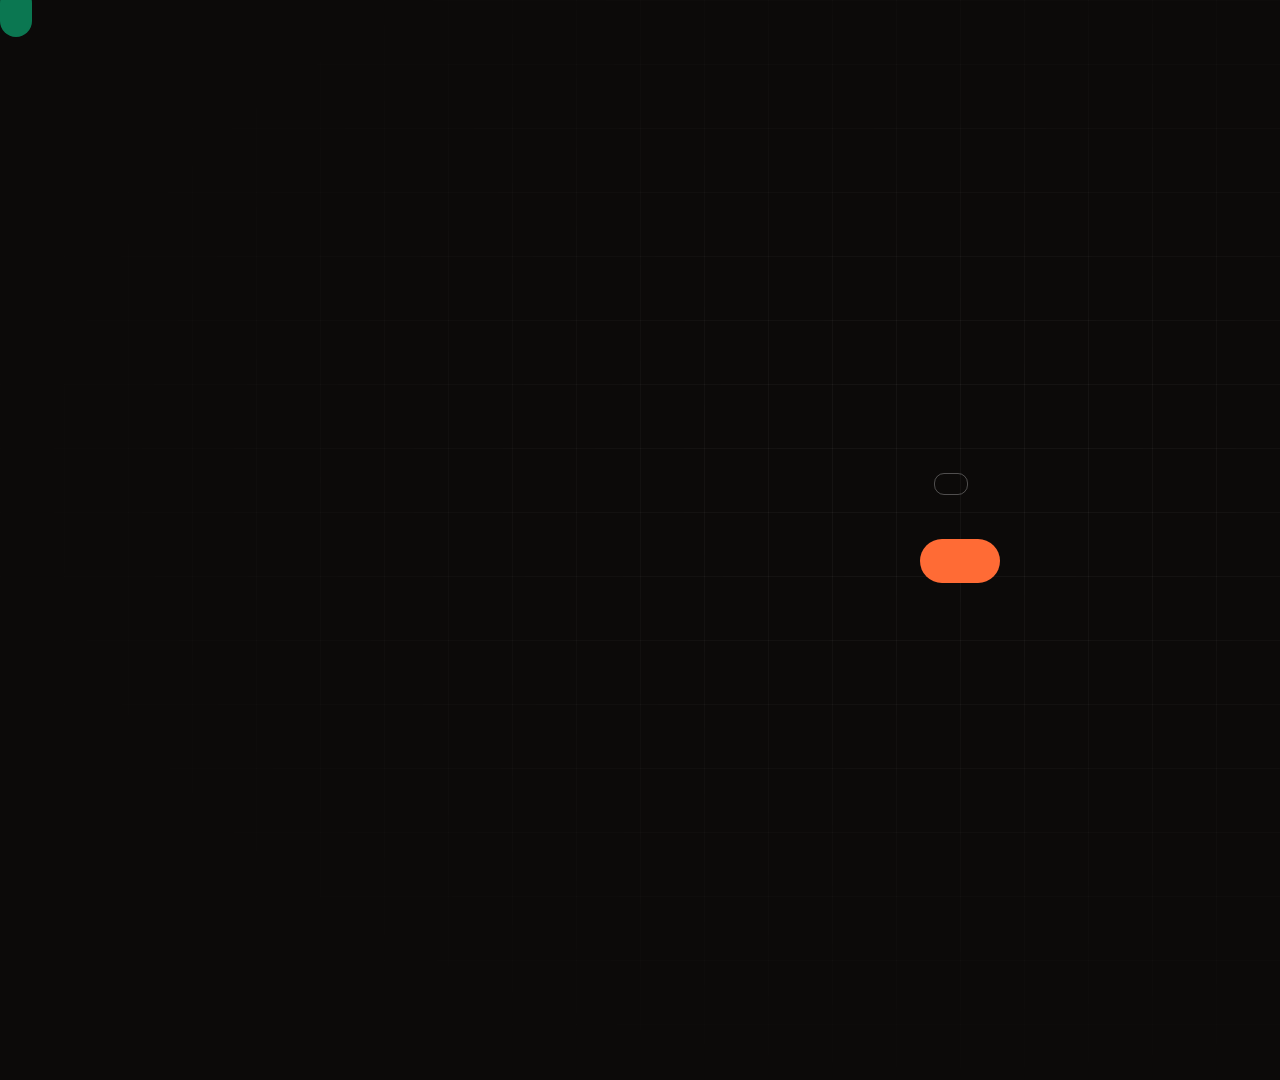
<file: video-studio/promo.html>
<!doctype html>
<html lang="en">
<head>
<meta charset="utf-8">
<title>Promo scene</title>
<!-- Promo video scene (MOTION.md + VIDEO_CONCEPTS.md). render.js loads this page, calls init(config) once,
     then renderAt(t) for every frame and screenshots the stage. Every app screen is a real recorded frame:
     this page only adds the frame, camera, spotlights, callouts, taps, cursor, text and cards.
     Rules: the app is the brightest thing on screen; one big move at a time; text never moves while it is read. -->
<style>
  @font-face { font-family: "Geist"; src: url("../assets/fonts/geist-latin.woff2") format("woff2"); font-weight: 400 700; }
  @font-face { font-family: "Geist Mono"; src: url("../assets/fonts/geist-mono-latin.woff2") format("woff2"); font-weight: 400 500; }
  @font-face { font-family: "Noto Sans Khmer"; src: url("fonts/noto-sans-khmer.woff2") format("woff2"); font-weight: 100 900; }
  :root { --bg: #0C0A09; --surface: #1C1917; --line: #292524; --text: #FAFAF9; --muted: #A8A29E; --brand: #FF6B35;
    --app: #0B7751; --ui: #238F6B; --sans: "Geist", "Noto Sans Khmer", Arial, sans-serif; --mono: "Geist Mono", "Noto Sans Khmer", monospace; }
  * { margin: 0; box-sizing: border-box; }
  html, body { background: var(--bg); overflow: hidden; }
  #stage { position: relative; width: 1920px; height: 1080px; /* init() sets the real size */ overflow: hidden; background: var(--bg); color: var(--text); font-family: var(--sans); }
  #grid { position: absolute; inset: -64px; background-image:
      linear-gradient(rgba(255,255,255,.04) 1px, transparent 1px), linear-gradient(90deg, rgba(255,255,255,.04) 1px, transparent 1px);
    background-size: 64px 64px; -webkit-mask-image: radial-gradient(ellipse at 50% 45%, #000 10%, transparent 72%); }
  #glow { position: absolute; width: 1500px; height: 1500px; border-radius: 50%; }
  /* device */
  #dwrap { position: absolute; inset: 0; perspective: 2200px; }
  #device { position: absolute; transform-origin: 50% 50%; will-change: transform, opacity; }
  .phone { border-radius: 50px; padding: 12px; background: #0C0A09; border: 1.5px solid rgba(255,255,255,.16); }
  .phone #viewport { border-radius: 38px; }
  .browser { border-radius: 14px; background: var(--surface); border: 1.5px solid rgba(255,255,255,.12); overflow: hidden; }
  #bar { display: none; height: 44px; align-items: center; justify-content: center; border-bottom: 1px solid rgba(255,255,255,.08); }
  .browser #bar, .pbar { display: flex; }
  .pbar { height: 44px; align-items: center; justify-content: center; border-bottom: 1px solid rgba(255,255,255,.08); }
  #bar span, .pbar span { display: flex; align-items: center; justify-content: center; gap: 8px; width: 520px; height: 28px; border-radius: 14px;
    background: #292524; font: 400 15px/28px var(--sans); color: var(--muted); }
  #viewport { position: relative; overflow: hidden; background: #fff; }
  #hole { display: none; position: absolute; left: 50%; top: 13px; width: 15px; height: 15px; margin-left: -7.5px; border-radius: 50%;
    background: #0C0A09; z-index: 5; }
  .phone #hole { display: block; }
  #cam, #cam2 { position: absolute; left: 0; top: 0; transform-origin: 0 0; }
  #screen, #screen2 { display: block; position: absolute; left: 0; top: 0; filter: brightness(var(--scrB, 1)); }
  .blur { position: absolute; border-radius: 10px; backdrop-filter: blur(10px); background: rgba(232,240,236,.35); }
  .hole { position: absolute; }
  .spotline { position: absolute; overflow: visible; }
  .spotline rect { fill: none; stroke: var(--ui); }
  .ring { position: absolute; border-radius: 50%; transform: translate(-50%, -50%); }
  #cursor { position: absolute; left: 0; top: 0; display: none; transform-origin: 0 0; }
  #shadow { position: absolute; border-radius: 50%; background: radial-gradient(closest-side, rgba(0,0,0,.55), transparent); }
  /* text */
  .line { display: block; }
  .wm { display: inline-block; overflow: hidden; vertical-align: top; padding: .04em .02em .16em; margin: -.04em -.02em -.16em; }
  .w { display: inline-block; white-space: pre; will-change: transform; }
  .key { position: relative; }
  .key i { position: absolute; left: .02em; right: .02em; bottom: .03em; height: .075em; border-radius: 99px; background: var(--ui); transform-origin: 0 50%; }
  #hook { position: absolute; left: 0; right: 0; top: 50%; text-align: center; font-weight: 650; letter-spacing: -0.03em; line-height: 1.08; font-size: 104px; }
  #hlines > div { text-wrap: balance; }   /* a hook line that wraps (phones) splits evenly, never one word alone */
  #glyph { position: relative; height: 170px; margin-bottom: 26px; font-size: 150px; font-weight: 600; letter-spacing: 0; }
  #glyph > span { position: absolute; left: 0; right: 0; top: 0; white-space: pre; }
  #glyph .kr { font-size: 1.55em; line-height: 0; vertical-align: -.04em; }
  #hookx { margin-top: 48px; height: 60px; position: relative; }
  .pill { display: inline-block; font: 500 24px/1 var(--mono); letter-spacing: .05em; text-transform: uppercase; color: var(--text);
    padding: 12px 18px; border-radius: 999px; background: rgba(28,25,23,.92); border: 1.5px solid var(--ui); white-space: nowrap; }
  .dot { position: absolute; top: 22px; width: 16px; height: 16px; margin-left: -8px; border-radius: 50%; background: var(--ui); }
  #caption { position: absolute; font-weight: 600; letter-spacing: -0.025em; line-height: 1.1; text-wrap: balance; }
  .phonecap #caption { left: 160px; width: 680px; top: 540px; font-size: 64px; }
  .browsercap #caption { left: 192px; width: 1536px; top: 976px; font-size: 42px; }
  .browsercap #crow { display: flex; align-items: center; gap: 22px; }
  #cnum { font: 500 24px/1 var(--mono); color: var(--muted); letter-spacing: .04em; white-space: nowrap; }
  #cnum b { color: var(--ui); font-weight: 500; }
  .phonecap #cnum { display: block; margin-bottom: 22px; }
  #csub { font-size: 30px; font-weight: 400; line-height: 1.35; color: var(--muted); letter-spacing: -0.005em; margin-top: 20px; max-width: 600px; text-wrap: pretty; }
  .browsercap #csub { font-size: 26px; margin-top: 10px; max-width: none; }
  #role { position: relative; flex: none; font: 500 22px/1 var(--mono); letter-spacing: .06em; padding: 11px 16px; border-radius: 999px;
    color: #fff; background: var(--rc, var(--app)); overflow: hidden; }
  #ctext { display: block; }
  #callouts { position: absolute; inset: 0; pointer-events: none; }
  .callout { position: absolute; max-width: 410px; white-space: normal; line-height: 1.35; border-radius: 22px; }
  .browsercap .callout { max-width: 620px; }
  .conn { position: absolute; height: 2px; background: var(--ui); transform-origin: 0 50%; }
  .cdot { position: absolute; width: 10px; height: 10px; margin: -5px 0 0 -5px; border-radius: 50%; background: var(--ui); box-shadow: 0 0 0 3px rgba(12,10,9,.6); }
  #tl { position: absolute; left: 210px; width: 520px; height: 120px; }
  #tl .base { position: absolute; left: 0; right: 0; top: 29px; height: 2px; background: rgba(255,255,255,.18); transform-origin: 0 50%; }
  #tl .hd { position: absolute; left: -50px; top: -22px; font: 500 21px/1 var(--mono); color: var(--muted); white-space: nowrap; }
  #tl .st { position: absolute; top: 52px; transform: translateX(-50%); text-align: center; white-space: nowrap; }
  #tl .st b { display: block; font: 600 26px/1.2 var(--sans); }
  #tl .st small { display: block; font: 500 21px/1.4 var(--mono); color: var(--muted); }
  #textbeat { position: absolute; left: 160px; top: 50%; font-size: 84px; font-weight: 650; letter-spacing: -0.03em; line-height: 1.12; }
  #textbeat .line { white-space: nowrap; }
  #panels { position: absolute; inset: 0; display: none; }
  /* panels are scaled copies of the device: browser = bar + screen at device size, phone = bezel (renderPanels) */
  .panel { position: absolute; }
  .panel .frm { position: absolute; left: 0; top: 0; transform-origin: 0 0; overflow: hidden; border-radius: 14px; background: var(--surface);
    border: 1.5px solid rgba(255,255,255,.12); box-shadow: 0 40px 90px rgba(0,0,0,.6); }
  .panel .frm.ph { padding: 10px; border-radius: 42px; background: #0C0A09; border-color: rgba(255,255,255,.18); }
  .panel .frm.ph .pbar { display: none; }
  .panel .scr { position: relative; overflow: hidden; background: #fff; }
  .panel .scr img { filter: brightness(var(--scrB, 1)); position: absolute; left: 0; top: 0; width: 1920px; height: 1080px; transform-origin: 0 0; }
  .panel .pill { position: absolute; left: 0; top: -70px; border: 0; color: #fff; }
  #link { position: absolute; top: 508px; height: 2px; background: var(--ui); transform-origin: 0 50%; }
  #check { position: absolute; width: 64px; height: 64px; margin: -32px 0 0 -32px; border-radius: 50%; background: var(--app);
    display: grid; place-items: center; box-shadow: 0 0 0 8px var(--bg); }
  #outro { position: absolute; inset: 0; display: flex; flex-direction: column; align-items: center; justify-content: center; text-align: center; padding-bottom: 60px; }
  #oname { font-size: 124px; font-weight: 700; letter-spacing: -0.035em; line-height: 1.05; }
  #oname .wd { display: inline-block; white-space: nowrap; }
  #oname .ch { display: inline-block; white-space: pre; }
  /* portrait (phones, 1080x2340): captions on top, device centred, labels inside the screen */
  .portrait #caption { left: 72px !important; width: 936px !important; top: 150px !important; }
  .portrait #crow { display: flex; flex-wrap: wrap; align-items: center; gap: 18px; }
  .portrait #cnum { display: block; flex-basis: 100%; margin-bottom: 4px; font-size: 30px; }
  .portrait #role { font-size: 28px; }
  .portrait #ctext { font-size: 64px; }
  .portrait #csub, .portrait.browsercap #csub { font-size: 38px; max-width: none; margin-top: 18px; }
  .portrait .pill { font-size: 34px; }
  .portrait .callout { max-width: 860px; }
  .portrait #textbeat { left: 0; right: 0; text-align: center; }
  .portrait #oname { font-size: 104px; padding: 0 60px; }
  .portrait #ovalue { font-size: 36px; max-width: 900px; }
  #tl.tall .st b { display: none; } #tl.tall .hd { left: -50px; font-size: 20px; } .portrait #tl.tall .st small { font-size: 22px; }
  .portrait #tl .st b { font-size: 32px; } .portrait #tl .st small { font-size: 26px; }
  #ovalue { margin-top: 22px; font-size: 38px; color: var(--muted); letter-spacing: -0.01em; }
  #orow { margin-top: 34px; display: flex; gap: 18px; align-items: center; font: 500 24px/1 var(--mono); color: var(--muted); letter-spacing: .03em; }
  #orow .tag { color: var(--text); padding: 10px 16px; border: 1.5px solid rgba(255,255,255,.28); border-radius: 10px; letter-spacing: .06em; }
  #obot { margin-top: 44px; display: flex; align-items: center; gap: 64px; }   /* CTA + link, and the QR code beside them ("qr") */
  .portrait #obot { flex-direction: column; gap: 56px; }
  #ocol { display: flex; flex-direction: column; align-items: center; }
  #oqr { margin: 0; display: flex; flex-direction: column; align-items: center; gap: 14px; font: 400 22px/1 var(--mono); color: var(--muted); }
  #oqr img { display: block; border-radius: 12px; image-rendering: pixelated; }
  #octa { font: 600 34px/1 var(--sans); color: #0C0A09; background: var(--brand); padding: 22px 40px; border-radius: 999px; letter-spacing: -0.01em; }
  #olink { margin-top: 20px; font: 400 24px/1.3 var(--mono); color: var(--muted); }
  #ofoot { position: absolute; left: 0; right: 0; bottom: 70px; text-align: center; font: 600 28px/1.4 var(--sans); }
  #ofoot small { font: 400 24px var(--mono); color: var(--muted); margin-left: 14px; }
</style>
</head>
<body>
<div id="stage">
  <div id="glow"></div>
  <div id="grid"></div>
  <div id="shadow"></div>
  <div id="dwrap"><div id="device"><div id="bar"><span><svg width="12" height="12" viewBox="0 0 24 24" fill="none" stroke="currentColor" stroke-width="2.2" stroke-linecap="round"><rect x="5" y="11" width="14" height="10" rx="2"/><path d="M8 11V7a4 4 0 0 1 8 0v4"/></svg><b id="url" style="font-weight:400"></b></span></div>
    <div id="viewport"><div id="hole"></div><div id="cam"><img id="screen" alt=""><div id="blurs"></div><div id="spots"></div><div id="rings"></div>
      <svg id="cursor" width="26" height="26" viewBox="0 0 24 24"><path d="M3 2l7.5 19 2.6-7.9L21 10.5z" fill="#fff" stroke="#0C0A09" stroke-width="1.6" stroke-linejoin="round"/></svg></div><div id="cam2" style="display:none"><img id="screen2" alt=""><div id="blurs2"></div></div></div></div></div>
  <div id="callouts"></div>
  <div id="caption"><div id="crow"><span id="cnum"></span><span id="role"><span id="rtext"></span></span><span id="ctext"></span></div><p id="csub"></p></div>
  <div id="tl"></div>
  <div id="textbeat"></div>
  <div id="hook"><div id="glyph"></div><div id="hlines"></div><div id="hookx"></div></div>
  <div id="panels"><div class="panel" id="pa"><div class="frm"><div class="pbar"><span><svg width="12" height="12" viewBox="0 0 24 24" fill="none" stroke="currentColor" stroke-width="2.2" stroke-linecap="round"><rect x="5" y="11" width="14" height="10" rx="2"/><path d="M8 11V7a4 4 0 0 1 8 0v4"/></svg><b class="purl" style="font-weight:400"></b></span></div><div class="scr"><img alt=""><div class="pb"></div></div></div><span class="pill"></span></div>
    <div class="panel" id="pb"><div class="frm"><div class="pbar"><span><svg width="12" height="12" viewBox="0 0 24 24" fill="none" stroke="currentColor" stroke-width="2.2" stroke-linecap="round"><rect x="5" y="11" width="14" height="10" rx="2"/><path d="M8 11V7a4 4 0 0 1 8 0v4"/></svg><b class="purl" style="font-weight:400"></b></span></div><div class="scr"><img alt=""><div class="pb"></div></div></div><span class="pill"></span></div>
    <div id="link"></div><div id="check"><svg width="34" height="34" viewBox="0 0 24 24" fill="none" stroke="#fff" stroke-width="3" stroke-linecap="round" stroke-linejoin="round"><path d="M5 12.5l4.5 4.5L19 7.5"/></svg></div></div>
  <div id="outro"><div id="oname"></div><p id="ovalue"></p><div id="orow"><span class="tag" id="otag"></span><span id="ometa"></span></div>
    <div id="obot"><div id="ocol"><div id="octa"></div><p id="olink"></p></div><figure id="oqr" style="display:none"><img alt=""><figcaption></figcaption></figure></div></div>
  <p id="ofoot"></p>
</div>
<script>
const FPS = 30;
// ---------- easing (MOTION.md §6) ----------
const clamp = (x, a = 0, b = 1) => Math.min(b, Math.max(a, x));
const bez = (x1, y1, x2, y2) => x => {               // cubic-bezier(x1,y1,x2,y2) like CSS
  if (x <= 0) return 0; if (x >= 1) return 1;
  let t = x; for (let i = 0; i < 8; i++) { const c = 3 * x1 * t * (1 - t) ** 2 + 3 * x2 * t * t * (1 - t) + t ** 3 - x;
    const d = 3 * x1 * (1 - t) ** 2 + 6 * (x2 - x1) * t * (1 - t) + 3 * (1 - x2) * t * t; if (Math.abs(d) < 1e-6) break; t = clamp(t - c / d); }
  return 3 * y1 * t * (1 - t) ** 2 + 3 * y2 * t * t * (1 - t) + t ** 3; };
const outExpo = bez(.16, 1, .3, 1), inEase = bez(.7, 0, .84, 0), inOut = bez(.65, 0, .35, 1);
// motion system (2026-11-16, plan #24): new motion uses outExpo (in) / inEase (out) / inOut (moves) and only these 3 durations
const DUR = { fast: .3, base: .5, slow: 1.2 };
// label pop: .9 -> 1.03 -> 1, no wobble after
const pop = u => u <= 0 ? .9 : u < .6 ? .9 + .13 * ss(u / .6) : 1.03 - .03 * ss(clamp((u - .6) / .4));
const spring = x => x <= 0 ? 0 : 1 - (1 + 8 * x) * Math.exp(-8 * x);   // critically damped (no bounce), ~1s to settle
const prog = (t, a, d) => clamp((t - a) / d);
const ss = u => u * u * (3 - 2 * u);
const $ = id => document.getElementById(id);
const isDuo = b => !!b && (b.type === 'duo' || b.type === 'split');   // "split" = a duo of two phone screens side by side (plan #39)
// text colour for a role pill: dark on light backgrounds, white on dark ones (contrast >= 4.5:1)
const fgFor = hex => { const c = [1, 3, 5].map(i => parseInt(hex.slice(i, i + 2), 16) / 255).map(v => v <= .04045 ? v / 12.92 : ((v + .055) / 1.055) ** 2.4);
  return .2126 * c[0] + .7152 * c[1] + .0722 * c[2] > .18 ? '#0C0A09' : '#FFFFFF'; };
const el = (tag, cls, txt) => { const e = document.createElement(tag); if (cls) e.className = cls; if (txt != null) e.textContent = txt; return e; };

let C, D, beats, frames, total, hookEnd, outroStart, devIn;
let SIDE = { dx: 0, left: false };   // where the 16:9 phone stands this frame ("side" on a beat, plan #36)
const sideAt = i => { for (let j = i; j >= 0; j--) if (beats[j].ss) return beats[j].side === 'left' ? 1920 - 2 * (D.left + D.ow / 2) : 0; return 0; };   // phone x shift of the clip beat at or before i
// "12,000 ៛ ≈ $2.93" at u = .5 -> "6,000 ៛ ≈ $1.47": every number scaled by u, same decimals and thousands commas
const countUp = (s, u) => s.replace(/\d[\d,]*(\.\d+)?/g, m => { const dec = (m.split('.')[1] || '').length, v = parseFloat(m.replace(/,/g, '')) * u;
  return v.toLocaleString('en-US', { minimumFractionDigits: dec, maximumFractionDigits: dec }); });

// ---------- timeline ----------
// A clip beat plays one or more [srcStart, srcEnd, speed] pieces. Touching pieces form one run: the speed
// changes smoothly (ease over ~0.4 s), always inside the faster piece, so 1x parts play at real speed.
// A gap between pieces is a hard cut.
function clipFrames(clips) {
  const runs = []; let cur = [];
  clips.forEach((p, i) => { const q = { a: p[0], b: p[1], v: p[2] || 1 };
    if (cur.length && Math.abs(cur[cur.length - 1].b - q.a) > 1e-6) { runs.push(cur); cur = []; } cur.push(q); });
  runs.push(cur);
  const out = [];
  for (const run of runs) {
    const end = run[run.length - 1].b, R = .4;
    const vAt = s => {
      let i = run.findIndex(p => s < p.b); if (i < 0) i = run.length - 1;
      const p = run[i]; let v = p.v;
      const pv = run[i - 1], nx = run[i + 1];
      if (pv && pv.v < v) { const u = (s - p.a) / (R * (v + pv.v) / 2); if (u < 1) v = pv.v + (v - pv.v) * ss(clamp(u)); }
      if (nx && nx.v < v) { const u = (p.b - s) / (R * (v + nx.v) / 2); if (u < 1) v = Math.min(v, nx.v + (p.v - nx.v) * ss(clamp(u))); }
      return v; };
    for (let s = run[0].a; s < end - 1e-9; s += vAt(s) / FPS) out.push(s);
  }
  return out;
}

window.init = cfg => {
  C = cfg; D = C.device; const ph = D.type === 'phone';
  // C.tk[take] = { frames, nFrames, tapLines, tapOffset, tapShift } (render.js); a beat uses "take" or "main"
  C.frameUrl = (s, k = 'main') => `${C.tk[k].frames}/f_${String(clamp(Math.floor(s * FPS + 1e-6) + 1, 1, C.tk[k].nFrames)).padStart(5, '0')}.jpg`;
  const r = document.documentElement.style;
  r.setProperty('--app', C.app.accent); r.setProperty('--ui', C.app.ui);
  // "screenBright": .95 (top level) = the recorded screens a little darker (KH white pages on the dark stage, plan #41); overlays keep their colour
  r.setProperty('--scrB', C.screenBright || 1);
  // "captionPx": 54 (top level, 16:9 browser) = bigger chapter captions under the browser (default 42, plan #37)
  if (C.captionPx) $('caption').style.fontSize = C.captionPx + 'px';
  // layout: phone right of a text column, callouts right of the phone; browser wide with a caption row under it
  const stage = $('stage'), P = !!C.portrait; stage.className = (ph ? 'phonecap' : 'browsercap') + (P ? ' portrait' : '');
  C.W = P ? 1080 : 1920; C.H = P ? 2340 : 1080; stage.style.width = C.W + 'px'; stage.style.height = C.H + 'px';
  D.srcH = D.srcH || D.srcW * 9 / 16;
  if (ph) { D.sh = P ? D.shTall || 1440 : D.sh || 880; D.sw = Math.round(D.sh * D.srcW / D.srcH); D.pad = 12; D.bar = 0; }
  else if (P) { D.sw = 1000; D.sh = 1500; D.pad = 0; D.bar = 44; D.cover = true; }   // a tall window into the desktop page
  else { D.sw = D.sw || 1536; D.sh = Math.round(D.sw * D.srcH / D.srcW); D.pad = 0; D.bar = 44; }
  D.k = D.cover ? D.sh / D.srcH : D.sw / D.srcW;
  D.ow = D.sw + 2 * D.pad + 3; D.oh = D.sh + 2 * D.pad + D.bar + 3;
  D.left = P ? Math.round((C.W - D.ow) / 2) : ph ? Math.round(1150 - D.ow / 2) : Math.round((1920 - D.ow) / 2);
  D.top = P ? (ph ? D.topTall || 600 : 560) : ph ? Math.round((1080 - D.oh) / 2) : 30;
  D.sx = D.left + 1.5 + D.pad; D.sy = D.top + 1.5 + D.pad + D.bar;      // screen origin on stage
  const dev = $('device'); dev.className = D.type;
  if (C.app.rim) dev.style.borderColor = C.app.rim;      // dark app on the dark stage: a brighter edge
  if (C.app.bezel) dev.style.background = C.app.bezel;   // and a lighter bezel keep the phone apart
  Object.assign(dev.style, { left: D.left + 'px', top: D.top + 'px' });
  Object.assign($('viewport').style, { width: D.sw + 'px', height: D.sh + 'px' });
  Object.assign($('cam').style, { width: D.srcW + 'px', height: D.srcH + 'px' });
  for (const id of ['cam2', 'screen', 'screen2']) Object.assign($(id).style, { width: D.srcW + 'px', height: D.srcH + 'px' });
  $('url').textContent = D.url || '';
  const cx = D.left + D.ow / 2, cy = D.top + D.oh / 2;
  Object.assign($('glow').style, { left: cx - 750 + 'px', top: cy - 750 + 'px',
    background: `radial-gradient(circle, ${C.app.glow}${(C.app.glowA || ['1A', '0A'])[0]} 0%, ${C.app.glow}${(C.app.glowA || ['1A', '0A'])[1]} 38%, transparent 66%)` });
  Object.assign($('shadow').style, { left: cx - D.ow * .55 + 'px', width: D.ow * 1.1 + 'px', top: D.top + D.oh - 30 + 'px', height: '80px' });
  if (!ph) { $('shadow').style.display = 'none'; if (!P) Object.assign($('caption').style, { top: D.top + D.oh + 26 + 'px', left: D.left + 'px', width: D.ow + 'px' }); }

  // taps + mouse path from the recording script's log ("seconds kind x y label")
  // tapShift [[loggedTime, offset]]: one tap whose screen change is further from its log time than the rest
  for (const T of Object.values(C.tk)) {
    const shift = s => (T.tapShift.find(q => Math.abs(q[0] - s) < .01) || [0, T.tapOffset])[1];
    T.taps = T.tapLines.filter(l => l.kind === 'tap').map(l => ({ s: l.s + shift(l.s), x: l.x, y: l.y, label: l.label }));
    T.path = T.tapLines.filter(l => l.kind === 'move').map(l => ({ s: l.s, x: l.x, y: l.y }));
    T.swipes = T.tapLines.filter(l => l.kind === 'swipe').map(l => l.s + shift(l.s));   // sound only
  }

  // beats -> per-frame table { b: beat index, s: source time }
  beats = []; frames = [];
  const push = (b, s, k) => frames.push({ b, s, k });
  hookEnd = Math.round(C.hook.dur * FPS);
  const first = C.beats.find(b => b.clips), firstSrc = first.clips[0][0];
  for (let i = 0; i < hookEnd; i++) push(-1, firstSrc, first.take || 'main');
  let lastSrc = firstSrc, lastK = first.take || 'main';
  C.beats.forEach((b, bi) => {
    const g = Object.assign({ i: bi, start: frames.length, take: b.take || 'main' }, b); beats.push(g);
    if (b.clips) { const ss = clipFrames(b.clips); g.ss = ss; ss.forEach(s => push(bi, s, g.take));
      for (let k = 0; k < Math.round((b.hold || 0) * FPS); k++) push(bi, ss[ss.length - 1], g.take); lastSrc = ss[ss.length - 1]; lastK = g.take; }
    else { const n = Math.round(b.dur * FPS), next = C.beats.slice(bi + 1).find(x => x.clips);
      for (let k = 0; k < n; k++) { const nx = next && (b.type === 'flip' || b.type === 'text' ? k >= n / 2 : isDuo(b) && k >= n - Math.round(.4 * FPS));   // duo: the browser comes back already on the next beat; text: swaps under full blur, so it unblurs onto the next screen
        push(bi, nx ? next.clips[0][0] : lastSrc, nx ? next.take || 'main' : lastK); } }
    g.end = frames.length;
  });
  outroStart = frames.length;
  for (let i = 0; i < Math.round(C.outro.dur * FPS); i++) push(-2, lastSrc, lastK);
  total = frames.length / FPS;
  devIn = beats.find(b => b.clips).start / FPS;
  // a hard cut (new beat or a jump in the recording): the screen settles from 1.2% bigger (frames[i].cut = frame of the last cut)
  let lc = -99; frames.forEach((f, i) => { const p = frames[i - 1];
    if (i && f.b >= 0 && beats[f.b].ss && (Math.abs(f.s - p.s) > .5 || f.k !== p.k) && f.b !== beats.findIndex(b => b.clips)
      && !(f.b === p.b && (beats[f.b].join || []).some(j => Math.abs(p.s - j) < .06))) lc = i; f.cut = lc; });   // "join": a jump over a still screen is not a cut either   // a new caption on a continuous shot is not a cut
  // chapter numbers ("chapters": true): one per caption change
  let n = 0, last = null; beats.forEach(g => { if (g.caption && g.caption !== last) n++; if (g.caption) g.chap = n; last = g.caption || last; }); C.nChap = n;

  // static text
  buildHook(); buildOutro();
  return { total, poster: C.poster, frames: frames.length };
};

// source time -> output frame inside a clip beat (null if that moment was cut out)
function outOf(g, s) {
  if (!g.ss) return null;
  let lo = 0, hi = g.ss.length - 1; if (s < g.ss[0] - 1e-6 || s > g.ss[hi] + .5) return null;
  while (lo < hi) { const m = (lo + hi) >> 1; if (g.ss[m] < s) lo = m + 1; else hi = m; }
  if (g.ss[lo] - s > 2 / FPS) return null;                    // inside a hard cut
  return (g.start + lo) / FPS;
}

// ---------- text helpers ----------
// each word sits in its own mask, so a word rising in line 1 never shows through line 2
function words(host, text, key) {
  host.textContent = ''; const line = el('span', 'line'); host.appendChild(line);
  text.split(/(\s+)/).forEach(part => { if (!part) return;
    if (/^\s+$/.test(part)) { line.appendChild(document.createTextNode(' ')); return; }
    const m = el('span', 'wm'), w = el('span', 'w', part); m.appendChild(w); line.appendChild(m);
    if (key && part.replace(/[.,!]/g, '') === key) { m.classList.add('key'); m.appendChild(el('i')); } });
  return line;
}
const rise = (w, u) => { w.style.transform = `translateY(${(1 - u) * 112}%)`; };

function buildHook() {
  const H = C.hook, box = $('hlines'); box.textContent = ''; $('hook').style.fontSize = (C.portrait ? 84 : H.size || 104) + 'px';
  H.lines.forEach(l => { const d = el('div'); box.appendChild(d); words(d, l.text, l.key); if (l.gap) d.style.marginTop = l.gap + 'px'; });   // "gap": Khmer marks above the line clear the underline
  const gl = $('glyph'); gl.textContent = ''; gl.style.display = H.glyphs ? '' : 'none';
  // the riel sign draws much smaller than "$" in Noto Sans Khmer: scale it up to match
  (H.glyphs || []).forEach(g => { const s = el('span'); for (const ch of g) s.appendChild(ch === '៛' ? el('span', 'kr', ch) : document.createTextNode(ch)); gl.appendChild(s); });
  const x = $('hookx'); x.textContent = '';
  if (H.pills) { const row = el('div'); row.style.cssText = 'display:flex;gap:18px;justify-content:center';
    H.pills.forEach(p => { const s = el('span', 'pill', p); s.style.border = '0'; s.style.background = C.roles[p]; s.style.color = fgFor(C.roles[p]); row.appendChild(s); }); x.appendChild(row); }
  if (H.dots) { for (let i = 0; i < H.dots; i++) x.appendChild(el('span', 'dot')); x.style.width = '620px'; x.style.margin = '48px auto 0'; }
}
function buildOutro() {
  const O = C.outro, n = $('oname'); n.textContent = '';
  O.name.split(' ').forEach((w, i) => { if (i) n.appendChild(document.createTextNode(' ')); const wd = el('span', 'wd');
    for (const ch of w) wd.appendChild(el('span', 'ch', ch)); n.appendChild(wd); });
  $('ovalue').textContent = O.value; $('otag').textContent = O.platform; $('ometa').textContent = O.meta || '';
  $('octa').textContent = O.cta || ''; if (!O.cta) $(O.link ? 'octa' : 'ocol').style.display = 'none'; $('olink').textContent = O.link || '';   // no "cta" = no button (KH: the QR opens the site)
  // "qr": the address as a QR code next to the button (render.js draws it); whole modules: 6 px (16:9), 8 px (phones)
  if (O.qrSrc) { const q = $('oqr'), im = q.querySelector('img'); q.style.display = ''; im.src = O.qrSrc; im.style.width = im.style.height = O.qrN * (C.portrait ? 8 : 6) + 'px';
    q.querySelector('figcaption').textContent = O.qrLabel || 'Scan to open'; }
  if (O.ctaColor) Object.assign($('octa').style, { background: O.ctaColor, color: fgFor(O.ctaColor) });   // the app's own colour: the button downloads the app
  $('ofoot').innerHTML = ''; $('ofoot').append('Hong Rinrasmey', el('small', null, 'hongrinrasmey.github.io'));
}

// ---------- per-frame pieces ----------
function renderHook(t) {
  const H = C.hook, on = t < H.dur + (H.xfade ? .25 : .05), hk = $('hook'); hk.style.display = on ? '' : 'none'; if (!on) return;
  const exit = H.xfade ? inOut(prog(t, H.dur - .25, .45)) : inEase(prog(t, H.dur - .4, .4));   // "xfade": the text fades over the device's entry (no empty frame between)
  hk.style.transform = `translateY(calc(-50% - ${exit * 40}px))`; hk.style.opacity = 1 - exit;
  [...$('hlines').children].forEach((d, i) => {
    // "open": true (hook, plan #52) = the first word (and the first glyph) is already in on frame 0, so the video never starts on an empty black frame; the rest rises as before
    const a = H.lines[i].at; [...d.querySelectorAll('.w')].forEach((w, j) => rise(w, H.open && !i && !j ? 1 : outExpo(prog(t, a + j * .08, .5))));
    const key = d.querySelector('.key i'); if (key) key.style.transform = `scaleX(${outExpo(prog(t, a + .55, .5))})`; });
  if (H.glyphs) [...$('glyph').children].forEach((g, i) => {        // $ -> ៛ -> $ ៛ : blur + scale cross-morph
    const a = H.lines[i].at, nx = H.lines[i + 1] ? H.lines[i + 1].at : 99;
    const u = H.open && !i ? 1 : outExpo(prog(t, a - .05, .45)), o = inEase(prog(t, nx - .2, .25));
    g.style.opacity = u * (1 - o); g.style.filter = `blur(${(1 - u) * 14 + o * 14}px)`;
    g.style.transform = `scale(${.82 + .18 * u + .12 * o})`; });
  const x = $('hookx');
  if (H.pills) [...x.firstChild.children].forEach((p, i) => { const u = outExpo(prog(t, H.extraAt + i * .12, .5));
    p.style.opacity = u; p.style.transform = `translateY(${(1 - u) * -24}px)`; p.style.display = 'inline-block'; });
  if (H.dots) [...x.children].forEach((d, i) => {                  // dots space themselves out, gaps growing
    const u = inOut(prog(t, H.extraAt, 1.1)), pos = [0, .12, .32, .62, 1][i] ?? i / (H.dots - 1);
    d.style.left = (620 * (.5 + (pos - .5) * u)) + 'px'; d.style.opacity = outExpo(prog(t, H.extraAt - .2, .3)); });
}

function cameraAt(g, t) {
  // keyframes [srcTime, zoom, x, y, moveSeconds=.9]: start moving when the clip reaches srcTime
  const sp0 = (g.spots || [])[0];   // portrait window: starts on the beat's first highlight (or "px")
  const cxOf = sp => sp.cx ?? sp.x + sp.w / 2;   // "cx": where the portrait window centres for a highlight wider than it
  let st = { z: 1, x: g.px ?? (D.cover && sp0 ? cxOf(sp0) : D.srcW / 2), y: D.srcH / 2 };
  // portrait window with no camera of its own: glide to each later highlight as it appears
  // "push": [zoom, x, y] = desktop only: a slow push-in over the whole beat (bigger text, no jump)
  const push = !C.portrait && g.push ? [[g.clips[0][0], g.push[0], g.push[1], g.push[2], (g.end - g.start) / FPS]] : null;
  // "cam" is desktop framing; the tall phone window (cover) uses "camTall", or follows the highlights at 1x
  const kfs = (D.cover ? g.camTall : g.cam) || push || (D.cover ? (g.spots || []).slice(1).map(sp => [sp.from, 1, cxOf(sp), D.srcH / 2, .7]) : []);
  for (const kf of kfs) {
    const o = outOf(g, kf[0]); if (o == null) continue; if (t < o) break;
    const u = inOut(prog(t, o, kf[4] || .9)), to = { z: kf[1], x: kf[2], y: kf[3] };
    st = { z: st.z + (to.z - st.z) * u, x: st.x + (to.x - st.x) * u, y: st.y + (to.y - st.y) * u };
  }
  // "hero": 1.1 (or true) on ONE spot per video = a slow push-in toward that highlight (plan #27): starts with the highlight,
  // eases in over DUR.slow (1.2 s), then holds to the end of the beat (no zoom back out before the cut); with "to", it settles back after that
  for (const sp of g.spots || []) if (sp.hero) { const o = outOf(g, sp.from); if (o == null) continue;
    const e = sp.to != null ? outOf(g, sp.to) : null;   // a highlight with "to" in a longer beat: settle back slowly after it (the next highlight is not cut)
    const u = inOut(prog(t, o, DUR.slow)) * (e != null ? 1 - inOut(prog(t, e, DUR.slow)) : 1), Z = sp.hero === true ? 1.1 : sp.hero, z = st.z * (1 + (Z - 1) * u);
    st = { z, x: st.x + (sp.x + sp.w / 2 - st.x) * u, y: st.y + (sp.y + sp.h / 2 - st.y) * u }; }
  // "camOut": s (top level, opt-in) = every clip beat eases back to 1x over its last s seconds: each cut happens at the same size
  if (C.camOut && g.ss && !(g.spots || []).some(sp => sp.hero && sp.to == null)) {   // a hero beat keeps its push-in to the cut (no zoom back out: one move)
    const u = inOut(prog(t, g.end / FPS - C.camOut, C.camOut));
    if (u > 0) st = { z: st.z + (1 - st.z) * u, x: st.x + (D.srcW / 2 - st.x) * u, y: st.y + (D.srcH / 2 - st.y) * u }; }
  const s = D.k * st.z;
  const tx = clamp(D.sw / 2 - st.x * s, D.sw - D.srcW * s, 0), ty = clamp(D.sh / 2 - st.y * s, D.sh - D.srcH * s, 0);
  return { s, tx, ty, z: st.z };
}

function blursInto(host, src, k = 'main') {
  host.textContent = '';
  for (const b of C.blurs || []) if ((b.take || 'main') === k && src >= b.from && src <= b.to) {
    const d = el('div', 'blur'); Object.assign(d.style, { left: b.x + 'px', top: b.y + 'px', width: b.w + 'px', height: b.h + 'px' });
    if (b.strong) Object.assign(d.style, { backdropFilter: 'blur(30px)', background: 'rgba(232,240,236,.7)' });   // phone takes are scaled down more: blur harder
    if (b.fill) Object.assign(d.style, { backdropFilter: 'none', borderRadius: 0, background: b.fill });   // "fill": CSS background, no blur (e.g. hide the Android gesture bar without a zoom)
    host.appendChild(d); }
}

// a highlight's [start, end] in output seconds; no "to": it ends by itself after "hold" s (default 3), so most of a beat stays undimmed
function spotSpan(g, sp) {
  const a = outOf(g, sp.from); if (a == null) return null;
  const bEnd = g.end / FPS; return [a, sp.to != null ? (outOf(g, sp.to) ?? bEnd) : Math.min(bEnd, a + (sp.hold || 3))];
}

function renderSpots(g, t, cam, clean) {
  const host = $('spots'), co = $('callouts'); host.textContent = ''; co.textContent = '';
  if (!g || !g.spots || clean) return;
  const settled = t > devIn + 1;
  for (const sp of g.spots) {
    const ab = spotSpan(g, sp); if (!ab) continue; const [a, b] = ab;
    if (t < a || t > b) continue;
    // "spotOut": s (top level) = for a highlight that ends with its chapter, the dim lifts slowly (up to s) and the whole highlight is gone .2 s early,
    // so the chapter changes on a calm page (no brighten-then-cut "pop"); label + outline keep their .5 s fade (gap only if the label still shows >= .5 s)
    const atEnd = C.spotOut && g.end / FPS - b < .25, gap = atEnd && b - a - 1.35 - .2 >= .5 ? .2 : 0, dimOut = atEnd ? clamp(b - a - .45 - gap, .5, C.spotOut) : .5;
    const din = inOut(prog(t, a, .45)), dout = 1 - inOut(prog(t, b - gap - .5, .5)), k = din * (1 - inOut(prog(t, b - gap - dimOut, dimOut)));   // in and out eased at both ends: no one-frame brightness jump
    const pad = 10, r = (sp.r ?? 16);
    const hole = el('div', 'hole'), x = sp.x - pad, y = sp.y - pad, w = sp.w + 2 * pad, h = sp.h + 2 * pad;
    Object.assign(hole.style, { left: x + 'px', top: y + 'px', width: w + 'px', height: h + 'px', borderRadius: r + 'px',
      boxShadow: `0 0 0 40000px rgba(12,10,9,${((C.dim ?? .45) * k).toFixed(3)})` });
    host.appendChild(hole);
    const sw = 3 / cam.s, svg = document.createElementNS('http://www.w3.org/2000/svg', 'svg'); svg.setAttribute('class', 'spotline');
    Object.assign(svg.style, { left: x + 'px', top: y + 'px', width: w + 'px', height: h + 'px' });
    // plan #23: outline draws first, then the connector, then the label pops (.9 -> 1.03 -> 1); the label time (a + .35) is unchanged, so sounds stay in sync
    svg.innerHTML = `<rect x="0" y="0" width="${w}" height="${h}" rx="${r}" pathLength="1" stroke-width="${sw}" stroke-dasharray="1 1" stroke-dashoffset="${1 - outExpo(prog(t, a, DUR.fast + .1))}" opacity="${dout}"/>`;
    host.appendChild(svg);
    if (!sp.label || !settled) continue;
    // callout: phone -> pill right of the phone + connector (left of it when the phone stands on the left, "side"); browser -> pill under (or over) the spot
    const L = { x: D.sx + cam.tx + x * cam.s, y: D.sy + cam.ty + y * cam.s, w: w * cam.s, h: h * cam.s };
    const scr = { x: D.sx, y: D.sy, r: D.sx + D.sw, b: D.sy + D.sh };
    const pu = prog(t, a + .35, .45), u = outExpo(prog(t, a + .35, .2));
    // "count": true on a spot = the numbers in its label count up from 0 while it pops in (plan #29; the label text, never the screen)
    const pill = el('span', 'pill callout', sp.count ? countUp(sp.label, outExpo(prog(t, a + .35, .7))) : sp.label);
    pill.style.opacity = u * dout; co.appendChild(pill);
    const left = D.type === 'phone' && !C.portrait && SIDE.left;
    if (D.labelPx && !C.portrait) { const F = D.focus || 1, ox = D.left + D.ow / 2;   // "labelPx": bigger 16:9 labels, inside the 5% title-safe area (x <= 1824) even at full focus
      Object.assign(pill.style, { fontSize: D.labelPx + 'px', maxWidth: Math.round(left ? D.left + SIDE.dx - 56 - 96 : Math.min(410 * D.labelPx / 24, (1824 - ox) / F + ox - (D.left + D.ow + 56))) + 'px' }); }
    if (sp.count) pill.style.fontVariantNumeric = 'tabular-nums';   // digits keep their width while counting: the pill does not jitter
    const ph = pill.offsetHeight, pw = pill.offsetWidth;
    if (D.type === 'phone' && !C.portrait) {
      const cy = clamp(L.y + L.h / 2, Math.max(scr.y + 30, L.y + 10), Math.min(scr.b - 30, L.y + L.h - 10));
      const edge = left ? Math.max(L.x, scr.x + 6) : Math.min(L.x + L.w, scr.r - 6);
      const px = left ? D.left - 56 - pw : D.left + D.ow + 56, py = clamp(cy - ph / 2, 120, 1080 - 120 - ph);
      pill.style.left = px + 'px'; pill.style.top = py + 'px'; pill.style.transformOrigin = left ? '100% 50%' : '0 50%'; pill.style.transform = `scale(${pop(pu)})`;
      const len = left ? edge - (px + pw) : px - edge, c = el('div', 'conn'); const ly = clamp(cy, py + 14, py + ph - 14);
      Object.assign(c.style, { left: (left ? px + pw : edge) + 'px', top: ly - 1 + 'px', width: len + 'px', transformOrigin: left ? '100% 50%' : '0 50%',
        transform: `scaleX(${outExpo(prog(t, a + .15, .25))})`, opacity: dout });
      const dt = el('div', 'cdot'); Object.assign(dt.style, { left: edge + 'px', top: ly + 'px', opacity: outExpo(prog(t, a + .1, .2)) * dout });
      co.append(c, dt);
    } else if (C.portrait && D.labelsTop) {                       // tall phone: pill in the gap above the phone, never over the app
      pill.style.left = D.left + 'px'; pill.style.top = D.top - ph - 36 + 'px'; pill.style.transformOrigin = '0 100%'; pill.style.transform = `scale(${pop(pu)})`;
    } else {
      if (sp.side === 'right') {                                   // tall spot: pill beside it, centred
        const px = Math.min(L.x + L.w + 16, scr.r - 16 - pw), py = clamp(L.y + L.h / 2 - ph / 2, scr.y + 16, scr.b - 16 - ph);
        pill.style.left = px + 'px'; pill.style.top = py + 'px'; pill.style.transformOrigin = '0 50%'; pill.style.transform = `scale(${pop(pu)})`;
      } else {
        const below = sp.side !== 'above', px = clamp(L.x + (sp.dx || 0), scr.x + 16, scr.r - 16 - pw);
        // "labelsNear": true (device, tall version, plan #38) = the pill sits 44 px from its highlight with a short line to it (not fixed above the phone)
        const near = C.portrait && D.labelsNear, gp = near ? 44 : 14;
        const py = below ? Math.min(L.y + L.h + gp, scr.b - 16 - ph) : Math.max(L.y - gp - ph, scr.y + 16);
        pill.style.left = px + 'px'; pill.style.top = py + 'px'; pill.style.transformOrigin = below ? '0 0' : '0 100%'; pill.style.transform = `scale(${pop(pu)})`;
        if (near) { const y0 = below ? L.y + L.h : py + ph, y1 = below ? py : L.y, c = el('div', 'conn');
          Object.assign(c.style, { left: px + 34 + 'px', top: y0 + 'px', width: '2px', height: Math.max(0, y1 - y0) + 'px', transformOrigin: below ? '50% 0' : '50% 100%',
            transform: `scaleY(${outExpo(prog(t, a + .15, .25))})`, opacity: dout }); co.append(c); }
      }
    }
  }
}

// plan #33 "carry": { "at": srcTime, "from": [srcTime, x, y, w, h], "to": [srcTime, x, y, w, h] } on a beat (same take) = from "at" to "to",
// the real pixels of the from-rect (taken from the from-frame) fly to the to-rect, then fade into the real one. Same take only.
async function renderCarry(g, t) {
  const K = g.carry, a = outOf(g, K.at), b = outOf(g, K.to[0]); if (a == null || b == null || t < a || t > b) return;
  const e = inOut(prog(t, a, b - a)), [, fx, fy, fw, fh] = K.from, [, tx, ty, tw2, th] = K.to, k = 1 + (tw2 / fw - 1) * e;
  const cx = fx + fw / 2 + (tx + tw2 / 2 - fx - fw / 2) * e, cy = fy + fh / 2 + (ty + th / 2 - fy - fh / 2) * e;
  const box = el('div'), im = el('img'); box.appendChild(im);
  Object.assign(box.style, { position: 'absolute', overflow: 'hidden', left: cx - fw / 2 + 'px', top: cy - fh / 2 + 'px', width: fw + 'px', height: fh + 'px',
    transform: `scale(${k})`, borderRadius: '12px', opacity: 1 - inOut(prog(t, a + (b - a) * .7, (b - a) * .3)) });
  Object.assign(im.style, { position: 'absolute', left: -fx + 'px', top: -fy + 'px', width: D.srcW + 'px', height: D.srcH + 'px' });
  im.src = C.frameUrl(K.from[0], g.take); await im.decode();
  $('spots').appendChild(box);
}

function renderTaps(g, t, src, cam, clean) {
  const host = $('rings'); host.textContent = ''; const cur = $('cursor');
  cur.style.display = 'none'; if (!g || !g.ss || clean) return;
  const web = D.type === 'browser', T = C.tk[g.take];
  for (const tp of T.taps) {
    const o = outOf(g, tp.s); if (o == null) continue; const u = (t - o) / .55; if (u < 0 || u > 1) continue;
    const d = (web ? 30 + 44 * outExpo(u) : 40 + 64 * outExpo(u)) / cam.s, r = el('div', 'ring');
    Object.assign(r.style, { left: tp.x + 'px', top: tp.y + 'px', width: d + 'px', height: d + 'px', opacity: (1 - u) * .95,
      border: `${2.5 / cam.s}px solid ${web ? C.app.ui : 'rgba(255,255,255,.95)'}`, background: web ? 'transparent' : 'rgba(255,255,255,.16)' });
    host.appendChild(r);
  }
  if (web && T.path.length) {                                    // mouse cursor along the logged path (Catmull-Rom)
    const p = T.path; let i = p.findIndex(q => q.s > src); if (i < 0) i = p.length - 1; if (i < 1) i = 1;
    const P = j => p[clamp(j, 0, p.length - 1)], a = P(i - 1), b = P(i), uu = clamp((src - a.s) / Math.max(1e-3, b.s - a.s));
    const cr = (q0, q1, q2, q3) => .5 * (2 * q1 + (-q0 + q2) * uu + (2 * q0 - 5 * q1 + 4 * q2 - q3) * uu * uu + (-q0 + 3 * q1 - 3 * q2 + q3) * uu ** 3);
    const x = cr(P(i - 2).x, a.x, b.x, P(i + 1).x), y = cr(P(i - 2).y, a.y, b.y, P(i + 1).y);
    const press = T.taps.some(tp => src >= tp.s - .05 && src <= tp.s + .15);
    cur.style.display = 'block';
    cur.style.transform = `translate(${x - 3 / cam.s}px, ${y - 2 / cam.s}px) scale(${1.25 / cam.s * (press ? .86 : 1)})`;
  }
}

function renderCaption(t, fi) {
  const f = frames[fi], cap = $('caption'), ct = $('ctext');
  let g = f.b >= 0 ? beats[f.b] : null;
  // a duo / split shows the next beat's screen in its last .4 s (init; the device is back ~.3 s before the end): the next caption comes in with it (plan #26)
  if (isDuo(g) && t >= g.end / FPS - .3 && beats[g.i + 1] && beats[g.i + 1].caption) g = beats[g.i + 1];
  const text = g && g.caption, role = g && g.role;
  if (!text) { cap.style.opacity = 0; return; }
  const gs = g.start / FPS - (isDuo(beats[g.i - 1]) ? .3 : 0), ge = g.end / FPS;
  const prev = beats[g.i - 1], next = beats[g.i + 1];
  const same = b => b && b.caption === text;
  const moved = D.type === 'phone' && !C.portrait && g.ss && sideAt(g.i) !== sideAt(g.i - 1);   // the phone changes side: the caption waits until it has landed (never under the moving phone)
  const a = same(prev) ? -9 : gs + (g.i === beats.findIndex(b => b.clips) ? .55 : isDuo(g) ? g.inAt ?? .65 : moved ? DUR.base : 0);   // caption rises on the cut frame, never a bare screen (duo: with its panels)
  const lead = next && next.type === 'finale' ? .45 : !next && C.outro.leadIn;   // before a finale / a "leadIn" outro: fades with the device
  // a duo / split shows the next beat's screen in its last .4 s (init): its caption is gone by then, never over the next screen (plan #26)
  const end = isDuo(g) ? ge - .3 : ge;
  const out = same(next) ? 0 : lead ? inEase(prog(t, ge - lead, lead)) : inEase(prog(t, end - DUR.fast, DUR.fast));
  if (ct.dataset.t !== text) { ct.dataset.t = text; words(ct, text, g.key);   // "key" on a beat = the caption word that gets the underline
    [...ct.querySelectorAll('.w')].forEach(w => rise(w, 1));
    $('cnum').innerHTML = C.chapters ? `<b>${String(g.chap).padStart(2, '0')}</b> / ${String(C.nChap).padStart(2, '0')}` : '';
    $('cnum').style.display = C.chapters ? '' : 'none'; $('csub').textContent = g.sub || ''; $('csub').style.display = g.sub ? '' : 'none'; }
  // plan #22: the whole line slides up 12 px + fades in on the cut frame (was a word-by-word mask rise), then the key word's underline draws
  const cin = outExpo(prog(t, a, DUR.fast)); ct.style.opacity = cin; ct.style.transform = `translateY(${(1 - cin) * 12}px)`;
  const kl = ct.querySelector('.key i'); if (kl) kl.style.transform = `scaleX(${outExpo(prog(t, a + DUR.fast, DUR.base))})`;
  const su = outExpo(prog(t, a + DUR.fast, DUR.base)); $('csub').style.opacity = su; $('csub').style.transform = `translateY(${(1 - su) * 12}px)`;
  const cu = outExpo(prog(t, a, DUR.fast)); $('cnum').style.opacity = cu;
  cap.style.opacity = 1 - out;
  const rl = $('role'); rl.style.display = role ? '' : 'none';
  if (role) { $('rtext').textContent = role; rl.style.setProperty('--rc', C.roles[role]); rl.style.color = fgFor(C.roles[role]);
    rl.style.opacity = outExpo(prog(t, devIn, .5)); }
  if (D.type === 'phone' && !C.portrait) { cap.style.transform = `translateY(-50%)`; cap.style.top = (g.timeline ? 450 : 540) + 'px'; cap.style.left = (SIDE.left ? 1080 : 160) + 'px'; }   // phone on the left: text column on the right
}

function renderTimeline(t, g) {
  // tall phone with no room under it: skipped, unless "tall": true (plan #53) = a compact copy above the phone, right of the label (stop names hidden: the buttons on screen show them)
  const tall = C.portrait && g && g.timeline && g.timeline.tall && D.top + D.oh + 160 > C.H;
  const tl = $('tl'); const T = g && g.timeline && (tall || !(C.portrait && D.top + D.oh + 160 > C.H)) ? g.timeline : null;
  const TW = tall ? 340 : 520;
  tl.style.display = T ? '' : 'none'; if (!T) return;
  const a = outOf(g, T.from), ge = g.end / FPS; if (a == null) return;
  if (tl.dataset.b !== String(g.i)) { tl.dataset.b = g.i; tl.textContent = ''; tl.appendChild(el('div', 'base')); if (T.title) tl.appendChild(el('div', 'hd', T.title));   // "title": heading above the dots
    T.stops.forEach(s => { const d = el('div', 'dot'); const st = el('div', 'st'); st.append(el('b', null, s[0]), el('small', null, s[1])); tl.append(d, st); }); }
  tl.style.width = TW + 'px'; tl.classList.toggle('tall', !!tall);
  tl.style.top = (tall ? D.top - 156 : C.portrait ? D.top + D.oh + 40 : $('caption').getBoundingClientRect().bottom + (T.y || 44)) + 'px';   // under the caption (portrait: under the phone)
  tl.style.left = (tall ? D.left + D.ow + 11 - TW : C.portrait ? (C.W - 520) / 2 : SIDE.left ? 1130 : 210) + 'px';
  const out = 1 - inEase(prog(t, ge - .28, .28)); tl.style.opacity = out;
  tl.querySelector('.base').style.transform = `scaleX(${outExpo(prog(t, a, .6))})`;
  const hd = tl.querySelector('.hd'); if (hd) hd.style.opacity = outExpo(prog(t, a, .5));
  const dots = tl.querySelectorAll('.dot'), sts = tl.querySelectorAll('.st');
  T.stops.forEach((s, i) => { const u = outExpo(prog(t, a + .25 + i * .22, .5)), x = TW * T.pos[i];
    Object.assign(dots[i].style, { left: x + 'px', opacity: u, transform: `scale(${.4 + .6 * u})` });
    Object.assign(sts[i].style, { left: x + 'px', opacity: u, transform: `translate(-50%, ${(1 - u) * 10}px)` }); });
}

function renderTextBeat(t, g) {
  const tb = $('textbeat'); const on = g && g.type === 'text'; tb.style.display = on ? '' : 'none'; if (!on) return;
  if (tb.dataset.b !== String(g.i)) { tb.dataset.b = g.i; tb.textContent = ''; g.lines.forEach(l => { const d = el('div'); tb.appendChild(d); words(d, l); }); }
  const a = g.start / FPS, e = g.end / FPS, out = inEase(prog(t, e - .3, .3));
  tb.style.transform = `translateY(-50%)`; tb.style.opacity = 1 - out;
  [...tb.children].forEach((d, i) => d.querySelectorAll('.w').forEach((w, j) => rise(w, outExpo(prog(t, a + .2 + i * .42 + j * .05, .5)))));
}

function renderPanels(t, g) {
  // "finale": two browser panels (shopper / seller). "duo" (desktop only): the same site on a desktop and on a phone
  // (panel "phone": true = a phone-shaped screen from a phone-sized take, e.g. "take": "mobile")
  const pv = g && beats[g.i - 1]; if (pv && isDuo(pv) && pv.tail && g.type !== 'finale' && t < pv.end / FPS + pv.tail) g = pv;   // duo "tail": panels stay on and fade out while the device comes back (no dark dip)
  const nf = g && beats[g.i + 1]; if (nf && nf.type === 'finale' && nf.lead && t >= nf.start / FPS - nf.lead) g = nf;   // finale "lead": s = panels start while the device is still leaving (no dark dip)
  const P = $('panels'), on = g && (g.type === 'finale' || isDuo(g)); P.style.display = on ? 'block' : 'none'; if (!on) return;
  const a = g.start / FPS, e = g.end / FPS, duo = isDuo(g), R = panelRects(g);
  const out = duo ? 0 : g.softOut ? inOut(prog(t, e - g.softOut, g.softOut)) : inEase(prog(t, e - .35, .35));   // finale "softOut": eased to 0 (no one-frame pop)
  // the device morphs into panel 0 (duo: desktop) / panel 1 (finale: seller) (renderAt); that panel fades in on top of it once it fits
  // exactly (same picture, so only the page changes), the other one slides up beside it. Duo end: the reverse, the device grows back.
  const vis = duo ? [inOut(prog(t, a + .55, .3)) * (1 - inOut(prog(t, e - .35, .2))), 0] : [0, inOut(prog(t, a + .35, .25)) * (1 - out)];
  const MI = duo ? 0 : 1;
  [['pa', g.a], ['pb', g.b]].forEach(([id, p], i) => {
    const n = $(id), r = R[i], u = i === MI ? 1 : outExpo(prog(t, a + (duo ? .7 : .2), .7));   // after the morph, never over the moving device
    const o = i === MI ? vis[i] : u * (duo ? 1 - inOut(prog(t, e - .5, .3)) : 1 - out);
    Object.assign(n.style, { left: r.x + 'px', top: r.y + (1 - u) * 50 + 'px', opacity: o });
    const pill = n.querySelector('.pill'), pc = (C.roles || {})[p.role] || C.app.accent;   // split: no roles map, the app colour
    pill.textContent = p.role || ''; pill.style.display = p.role ? '' : 'none'; pill.style.background = pc; pill.style.color = fgFor(pc);
    const sw = p.phone ? r.sw : D.sw, sh = p.phone ? r.sh : D.sh, srcW = p.phone ? 1080 : D.srcW, srcH = p.phone ? 2400 : D.srcH;
    const dp = D.type === 'phone';   // split on a phone app: the panel is the device's own bezel (same padding + corners), so the morph lands exactly
    const f = n.querySelector('.frm'); f.className = 'frm' + (p.phone || dp ? ' ph' : ''); f.style.transform = `scale(${r.k})`;
    Object.assign(f.style, dp ? { padding: D.pad + 'px', borderRadius: '50px', borderColor: C.app.rim || '', background: C.app.bezel || '' } : { padding: '', borderRadius: '', borderColor: '', background: '' });
    n.querySelector('.purl').textContent = D.url || '';
    const scr = n.querySelector('.scr'); Object.assign(scr.style, { width: sw + 'px', height: sh + 'px', borderRadius: p.phone ? '32px' : dp ? '38px' : '0' });
    const img = n.querySelector('img'), url = C.frameUrl(p.src, p.take); if (img.dataset.u !== url) { img.src = url; img.dataset.u = url; }
    Object.assign(img.style, { width: srcW + 'px', height: srcH + 'px', transform: `scale(${sw / srcW})` });
    const pb = n.querySelector('.pb'); pb.style.cssText = `position:absolute;left:0;top:0;width:${srcW}px;height:${srcH}px;transform-origin:0 0;transform:scale(${sw / srcW})`;
    blursInto(pb, p.src, p.take || 'main'); });
  const ln = $('link'), ck = $('check'); ln.style.display = ck.style.display = duo ? 'none' : '';   // duo: the overlap says "same site", no link
  if (duo) return;
  const lu = inOut(prog(t, a + 1.0, .6)), PT = C.portrait, [A, B] = R;
  const l0 = PT ? A.y + A.h : A.x + A.w, l1 = PT ? B.y : B.x, mid = PT ? A.x + A.w / 2 : A.y + A.h / 2;   // from panel a's edge to panel b's
  if (PT) Object.assign(ln.style, { left: mid - 1 + 'px', top: l0 + 'px', width: '2px', height: l1 - l0 + 'px', transformOrigin: '50% 0', transform: `scaleY(${lu})`, opacity: 1 - out });
  else Object.assign(ln.style, { left: l0 + 'px', width: l1 - l0 + 'px', height: '2px', transformOrigin: '0 50%', transform: `scaleX(${lu})`, opacity: 1 - out, top: mid - 1 + 'px' });
  const cu = outExpo(prog(t, a + 1.4, .5));
  Object.assign(ck.style, { left: (PT ? mid : (l0 + l1) / 2) + 'px', top: (PT ? (l0 + l1) / 2 : mid) + 'px', opacity: cu * (1 - out), transform: `scale(${.6 + .4 * cu})` });
}

// where the two panels of a duo / finale sit on the stage: outer frame x, y, w, h and k = scale of the device-sized frame
// duo: a big desktop with the phone overlapping its lower-right corner; finale: two upright browsers side by side
function panelRects(g) {
  const PT = C.portrait, pw = 300, ph = Math.round(pw * 2400 / 1080);
  const box = (p, x, y, w) => p.phone ? { x, y, w: pw + 23, h: ph + 23, k: 1, sw: pw, sh: ph } : { x, y, w, h: D.oh * w / D.ow, k: w / D.ow };
  if (g.type === 'split') { const w = PT ? 480 : Math.round(880 * D.ow / D.oh), y = PT ? Math.round(D.top + (D.oh - D.oh * w / D.ow) / 2) : 130, x = PT ? [40, 560] : [1340 - w - 40, 1340 + 40];   // two phones, right of the caption
    return [box(g.a, x[0], y, w), box(g.b, x[1], y, w)]; }
  if (PT) return [box(g.a, 140, 480, 800), box(g.b, 140, 1260, 800)];
  if (g.type === 'duo') { const A = box(g.a, 350, 200, 1100); return [A, box(g.b, A.x + A.w - 200, A.y + A.h + 70 - (ph + 23), 0)]; }
  const w = 820, y = Math.round((1080 - D.oh * w / D.ow) / 2) + 20; return [box(g.a, 80, y, w), box(g.b, 1920 - 80 - w, y, w)];
}

function renderOutro(t) {
  const a = outroStart / FPS, on = t >= a; $('outro').style.display = on ? '' : 'none'; $('ofoot').style.display = on ? '' : 'none';
  if (!on) return;
  const r = t - a + (beats.some(b => b.type === 'finale') || C.outro.leadIn ? .3 : 0);   // after a finale (panels already gone) start at once: no empty frame
  [...$('oname').querySelectorAll('.ch')].forEach((s, i) => { const u = outExpo(prog(r, .35 + i * .03, .6)); s.style.opacity = u; s.style.transform = `translateY(${(1 - u) * 40}px)`; });
  const fade = (id, at) => { const u = outExpo(prog(r, at, DUR.base)); $(id).style.opacity = u; $(id).style.transform = `translateY(${(1 - u) * 18}px)`; };
  // plan #25: one step at a time, each starts when the one before has mostly landed: name -> line -> pills -> button / QR -> footer
  fade('ovalue', .8); fade('orow', 1.05); fade('octa', 1.3); fade('olink', 1.3); fade('oqr', 1.3); fade('ofoot', 1.6);
}

// sound (video-studio/audio.py): the real times, in output seconds, of the moments that get an effect
window.events = () => {
  const r = x => Math.round(x * 1000) / 1000, finLead = beats.some(b => b.type === 'finale') || C.outro.leadIn ? .3 : 0;
  const ev = { total: r(total), devIn: r(devIn), chapters: [], taps: [], swipes: [], labels: [], flips: [], texts: [], duo: [], outro: r(outroStart / FPS), cta: r(outroStart / FPS + 1.3 - finLead),
    hook: (C.hook.lines || []).map(l => r(l.at)), fm: frames.map(f => f.b >= 0 && beats[f.b].ss ? [f.k, r(f.s)] : null) };   // fm: which recording frame each output frame shows (typing sounds)
  let cap = null;
  for (const g of beats) {
    const a = g.start / FPS;
    if (g.caption && g.caption !== cap && cap !== null && g.ss) ev.chapters.push(r(a));   // every new caption after the first
    cap = g.caption || cap;
    if (g.type === 'flip') ev.flips.push(r(a));
    if (g.type === 'text') g.lines.forEach((l, i) => ev.texts.push(r(a + .2 + i * .42)));
    if (isDuo(g)) ev.duo.push([r(a + (g.inAt ?? .65)), r(g.end / FPS)]);
    if (!g.ss) continue;
    for (const tp of C.tk[g.take].taps) { const o = outOf(g, tp.s); if (o != null) ev.taps.push([r(o), tp.label || '']); }   // [time, what was tapped]
    for (const s of C.tk[g.take].swipes) { const o = outOf(g, s); if (o != null) ev.swipes.push(r(o)); }
    for (const sp of g.spots || []) { const ab = sp.label && spotSpan(g, sp); if (ab) ev.labels.push([r(ab[0] + .35), sp.label]); }
  }
  return ev;
};

// ---------- one frame ----------
window.renderAt = async (t, clean) => {
  const fi = clamp(Math.round(t * FPS), 0, frames.length - 1), f = frames[fi], g = f.b >= 0 ? beats[f.b] : null, src = f.s;
  const img = $('screen'), url = C.frameUrl(src, f.k);
  if (img.dataset.u !== url) { img.src = url; img.dataset.u = url; await img.decode(); }
  $('grid').style.transform = `translate(${(t * 3) % 64}px, ${(t * 1.6) % 64}px)`;
  // "side": "left" on a clip beat (16:9 phone, plan #36) = the phone stands mirrored on the left, text on the right; it glides there
  // over DUR.base at the beat's start. Beats without clips (text, split) keep the side of the clip beat before them.
  SIDE = { dx: 0, left: false };
  if (D.type === 'phone' && !C.portrait && g) {
    const cur = sideAt(g.i), was = sideAt(g.i - 1), u = g.ss ? inOut(prog(t, g.start / FPS, DUR.base)) : 1;
    SIDE = { dx: was + (cur - was) * u, left: cur < 0 };
  }
  renderHook(t);

  // device: rises with a small 3D tilt that settles flat (spring, no bounce); flips for a role change; leaves for the finale/outro
  const dev = $('device');
  let op = 0, tr = '';
  if (t >= devIn) {
    const u = spring(t - devIn); op = clamp((t - devIn) / .35);
    tr = `translateY(${(1 - u) * 90}px) rotateX(${(1 - u) * 10}deg) rotateY(${(1 - u) * -12}deg) scale(${.96 + .04 * u})`;
  }
  let shade = 0;
  if (g && g.type === 'flip') {
    // ease-in-out on both halves: slow while edge-on, and the page darkens as it turns, so brightness
    // changes gradually (a fast edge-on pass made a one-frame brightness dip, like a flicker)
    const p = (t - g.start / FPS) / ((g.end - g.start) / FPS);
    const ang = p < .5 ? 90 * inOut(p * 2) : -90 * (1 - inOut((p - .5) * 2));
    shade = Math.sin(Math.abs(ang) * Math.PI / 180);
    tr += ` scale(${1 - .08 * shade}) rotateY(${ang}deg)`;
  }
  const fin = beats.find(b => b.type === 'finale'), leaveAt = fin ? fin.start / FPS - .45 : outroStart / FPS - (C.outro.leadIn || 0);   // "leadIn": leave before the outro text rises (no overlap)   // finale: leaves with the last caption
  const lv = fin ? 0 : (C.outro.leadIn ? inOut : inEase)(prog(t, leaveAt, .45));   // leadIn: eased both ends, no steep brightness drop
  // duo / finale: the device shrinks into its panel (renderPanels), which then takes over; a duo hands back and the device grows again
  let m = 0, mr = null;
  if (fin && t >= leaveAt) { m = inOut(prog(t, leaveAt, .8)); mr = panelRects(fin)[1]; if (t >= fin.start / FPS + .6) op = 0; }
  for (const b of beats) if (isDuo(b)) {
    const da = b.start / FPS, de = b.end / FPS;
    if (t >= da && t < de + .6) { m = inOut(prog(t, da, .6)) * (1 - inOut(prog(t, de - .15, .65))); mr = panelRects(b)[0]; if (t > da + .85 && t < de - .35) op = 0; }
  }
  if (m > 0) { const s = 1 + (mr.k - 1) * m;
    tr = `translate(${(mr.x + mr.w / 2 - D.left - D.ow / 2) * m}px, ${(mr.y + mr.h / 2 - D.top - D.oh / 2) * m}px) scale(${s}) ` + tr; }
  op *= 1 - lv; tr += ` translateY(${lv * 40}px)`;
  dev.style.opacity = op; dev.style.transform = tr;
  $('shadow').style.opacity = op * spring(t - devIn) * .9 * (1 - m);
  const blurOn = g && g.type === 'text' ? inOut(prog(t, g.start / FPS, .45)) * (1 - inOut(prog(t, g.end / FPS - .45, .45))) : 0;
  $('viewport').style.filter = blurOn > .001 ? `blur(${14 * blurOn}px) brightness(${1 - .45 * blurOn})` : shade > .001 ? `brightness(${1 - .75 * shade})` : '';

  const cg = g && g.ss ? g : null;
  // duo / finale: the leaving device keeps the last framing of the beat before (no zoom pop); a duo's last .4 s already shows the next beat at 1x
  const pb = !cg && g && (isDuo(g) || g.type === 'finale') && !(isDuo(g) && t >= g.end / FPS - .4) ? beats.slice(0, g.i).reverse().find(b => b.ss) : null;
  const cam = cg ? cameraAt(cg, t) : pb ? cameraAt(pb, (pb.end - 1) / FPS) : { s: D.k, tx: 0, ty: 0, z: 1 };
  const tw = cg && (cg.matchCut || cg.slide) && f.cut === cg.start;   // a designed transition replaces the small cut bump
  const st = f.cut >= 0 && !tw ? .012 * (1 - outExpo(prog(t, f.cut / FPS, .4))) : 0, vx = D.sw / 2, vy = D.sh / 2;
  $('cam').style.transform = `translate(${vx}px, ${vy}px) scale(${1 + st}) translate(${-vx}px, ${-vy}px) translate(${cam.tx}px, ${cam.ty}px) scale(${cam.s})`;
  // "xfadeCut": s on a beat = the hard cut into it dissolves: the beat before's last frame, in its last framing and blurs, fades out over s
  const xb = cg && cg.xfadeCut && beats[cg.i - 1] && beats[cg.i - 1].ss ? beats[cg.i - 1] : null, c2 = $('cam2');
  let xu = xb ? 1 - inOut(prog(t, cg.start / FPS, cg.xfadeCut)) : 0, pf = xb && frames[xb.end - 1], pc = xb && cameraAt(xb, (xb.end - 1) / FPS);
  // "dissolve": [[srcTime, s]] on a beat = a sudden change at srcTime (page load, or a jump to a later clip) fades: the frame shown before it fades out over s
  // optional 3rd value [srcTime, s, dy] = the page content moved down dy source px at the jump: both frames slide with it, so the content stays lined up (no ghosting)
  let dy = 0;
  if (!(xu > 0) && cg) for (const [ds, dd, sh] of cg.dissolve || []) { const o = outOf(cg, ds); if (o == null || t < o || t >= o + dd) continue;
    xu = 1 - inOut(prog(t, o, dd)); pf = frames[Math.max(Math.round(o * FPS) - 1, 0)]; pc = cam; dy = sh || 0; }   // the frame shown just before: a page change inside a clip, or a jump between two clips of one beat
  // plan #32 "matchCut": s on a beat = the cut into it opens from the last tap of the beat before: the new screen grows out of the tapped spot (a circle)
  // plan #34 "slide": "up" | "down" | "left" | "right" on a beat = the cut into it is a push: the old screen leaves that way, the new one follows (after a scroll / swipe)
  const pv = cg && beats[cg.i - 1] && beats[cg.i - 1].ss ? beats[cg.i - 1] : null;
  let mask = '', sl = null;
  if (pv && (cg.matchCut || cg.slide) && t < cg.start / FPS + (cg.matchCut || DUR.base)) {
    pf = frames[pv.end - 1]; pc = cameraAt(pv, (pv.end - 1) / FPS); dy = 0;
    if (cg.matchCut) { const T = C.tk[pv.take], tp = T.taps.filter(q => outOf(pv, q.s) != null).pop();
      const e = inOut(prog(t, cg.start / FPS, cg.matchCut)), R = Math.hypot(D.srcW, D.srcH) * e, X = tp ? tp.x : D.srcW / 2, Y = tp ? tp.y : D.srcH / 2;
      xu = e < 1 ? 1 : 0; mask = `radial-gradient(circle at ${X}px ${Y}px, transparent ${R}px, #000 ${R + 80}px)`; }
    else { const e = inOut(prog(t, cg.start / FPS, DUR.base)), v = { up: [0, -1], down: [0, 1], left: [-1, 0], right: [1, 0] }[cg.slide];
      xu = e < 1 ? 1 : 0; sl = [v[0] * D.sw, v[1] * D.sh, e]; }
  }
  c2.style.display = xu > 0 ? '' : 'none';
  c2.style.webkitMaskImage = mask;
  if (dy && xu > 0) $('cam').style.transform += ` translateY(${-dy * xu}px)`;
  if (sl && xu > 0) $('cam').style.transform = `translate(${-sl[0] * (1 - sl[2])}px, ${-sl[1] * (1 - sl[2])}px) ` + $('cam').style.transform;
  if (xu > 0) {
    const im = $('screen2'), u2 = C.frameUrl(pf.s, pf.k);
    if (im.dataset.u !== u2) { im.src = u2; im.dataset.u = u2; await im.decode(); }
    c2.style.transform = (sl ? `translate(${sl[0] * sl[2]}px, ${sl[1] * sl[2]}px) ` : '') + `translate(${pc.tx}px, ${pc.ty}px) scale(${pc.s}) translateY(${dy * (1 - xu)}px)`;
    c2.style.opacity = xu; blursInto($('blurs2'), pf.s, pf.k);
  }
  // 16:9 phone, opt-in: "focus" = phone + labels push in toward each highlight and settle back before it ends;
  // "chapterMove" = a soft rise when a chapter starts on a real cut (never on a continuous shot)
  let gz = 1, gy = 0, ox = 0, oy = 0;
  const FZ = C.portrait ? D.focusTall : D.focus;   // "focusTall": the same push-in in the tall version
  if (cg && D.type === 'phone') {
    if (FZ) for (const sp of cg.spots || []) { const ab = spotSpan(cg, sp); if (!ab || t < ab[0] || t > ab[1]) continue;
      const w = inOut(prog(t, ab[0], .8)) * (1 - inOut(prog(t, ab[1] - .6, .6)));
      if (C.portrait) { ox = D.left + D.ow / 2; oy = D.top; }   // tall: grow down from the phone's top, the label above it stays clear of the caption
      else { ox = D.sx + cam.tx + (sp.x + sp.w / 2) * cam.s; oy = D.sy + cam.ty + (sp.y + sp.h / 2) * cam.s; }
      gz = 1 + (FZ - 1) * w; gy = C.portrait ? 0 : clamp((540 - oy) * .3, -90, 90) * w; }
    if (D.chapterMove && frames[cg.start].cut === cg.start) gy += 26 * (1 - outExpo(prog(t, cg.start / FPS, .55)));
  }
  const G = gz !== 1 || gy || SIDE.dx ? `translate(${SIDE.dx}px, ${gy}px) translate(${ox}px, ${oy}px) scale(${gz}) translate(${-ox}px, ${-oy}px)` : '';
  $('glow').style.transform = `translateX(${SIDE.dx * .6}px)`;   // the glow follows at 60%: a light parallax while the phone moves (plan #30)
  for (const id of ['dwrap', 'callouts', 'shadow']) { const e = $(id).style; e.transformOrigin = '0 0'; e.transform = G; }
  blursInto($('blurs'), src, f.k);
  renderSpots(cg, t, cam, clean);
  if (cg && cg.carry && !clean) await renderCarry(cg, t);
  renderTaps(cg, t, src, cam, clean);
  renderCaption(t, fi);
  renderTimeline(t, cg);
  renderTextBeat(t, g);
  renderPanels(t, g);
  renderOutro(t);
  await Promise.all([...document.images].filter(i => i.src && !i.complete).map(i => i.decode().catch(() => {})));
};

// preview (render.js --preview): scrub slider + play, for checking a cut before rendering
window.preview = () => {
  const bar = el('div'); bar.style.cssText = 'position:fixed;left:0;right:0;top:' + C.H + 'px;height:60px;display:flex;gap:12px;align-items:center;padding:0 16px;background:#111;color:#ccc;font:14px monospace';
  const play = el('button', null, 'play'), r = el('input'), lab = el('span');
  r.type = 'range'; r.min = 0; r.max = total; r.step = 1 / FPS; r.value = 0; r.style.flex = 1;
  bar.append(play, r, lab); document.body.appendChild(bar); document.body.style.overflow = 'visible';
  const show = async v => { lab.textContent = (+v).toFixed(2) + ' / ' + total.toFixed(2) + ' s'; await renderAt(+v); };
  r.oninput = () => show(r.value);
  let on = false; play.onclick = () => { on = !on; play.textContent = on ? 'pause' : 'play';
    const t0 = performance.now() - r.value * 1000;
    const loop = async () => { if (!on) return; const v = (performance.now() - t0) / 1000; if (v > total) { on = false; play.textContent = 'play'; return; }
      r.value = v; await show(v); requestAnimationFrame(loop); }; loop(); };
  show(0);
};
</script>
</body>
</html>
</file>
<file: css/style.css>
/* Re-colour: --accent + --accent-text, both themes */

/* ===== 0. FONTS (licence: assets/fonts) ===== */
@font-face {
  font-family: "Geist";
  font-style: normal;
  font-weight: 400 700;
  font-display: swap;
  src: url("../assets/fonts/geist-latin.woff2") format("woff2");
}
@font-face {
  font-family: "Geist Mono"; /* taste-skill-ignore */
  font-style: normal;
  font-weight: 400 500;
  font-display: swap;
  src: url("../assets/fonts/geist-mono-latin.woff2") format("woff2");
}

/* sized like Geist: no jump */
@font-face {
  font-family: "Geist Fallback";
  src: local("Arial");
  size-adjust: 103.1%;
  ascent-override: 98%; descent-override: 29.1%; line-gap-override: 0%;
}
@font-face {
  font-family: "Geist Mono Fallback"; /* taste-skill-ignore */
  src: local("Courier New");
  size-adjust: 100%;
  ascent-override: 101%; descent-override: 30%; line-gap-override: 0%;
}

/* ===== 1. DESIGN TOKENS ===== */
:root {
  /* Colours: dark theme (default) */
  --bg:          #0C0A09;
  --surface:     #171513;
  --surface-2:   #1C1917;
  --border:      #292524;
  --text:        #FAFAF9;
  --muted:       #A8A29E;
  --accent:      #FF6B35;  /* fills: buttons, dot */
  --selection:   #FF6B3559;  /* 35% */
  --accent-fg:   #0C0A09;  /* text ON orange (always dark) */
  --accent-text: #FF6B35;  /* text, links, focus ring */

  /* Fonts */
  --font-sans: "Geist", "Geist Fallback", "Noto Sans Khmer", system-ui, -apple-system, "Segoe UI", sans-serif;
  --font-mono: "Geist Mono", "Geist Mono Fallback", "Noto Sans Khmer", ui-monospace, "SFMono-Regular", Consolas, monospace; /* taste-skill-ignore */

  /* Type scale (fluid) */
  --fs-h1:    clamp(3rem, 8vw, 6.5rem);
  --fs-h2:    clamp(2rem, 4vw, 3rem);
  --fs-h3:    clamp(1.25rem, 2vw, 1.5rem);
  --fs-body:  clamp(1rem, 0.95rem + 0.25vw, 1.125rem);
  --fs-small: 0.875rem;  /* nav, footer, notes */
  --fs-label: 0.875rem;  /* 14px: mono labels, tags, dates */

  /* Spacing (8px scale) */
  --s-1: 4px;  --s-2: 8px;  --s-3: 16px; --s-4: 24px; --s-5: 32px;
  --s-6: 48px; --s-7: 64px; --s-8: 96px; --s-9: 128px;

  /* Shape and layout */
  --radius: 12px;
  --radius-pill: 999px;
  --container: 1600px;
  --gutter: 24px;
  --header-h: 64px;   /* 72px from 768px up */
  --card-pad: 20px;   /* 28px from 768px up */
  --btn-gap: 12px;    /* 16px from 768px up */

  /* Motion (DESIGN.md §11.1) */
  --ease-out-expo: cubic-bezier(0.16, 1, 0.3, 1);   /* entrances, reveals */
  --ease-out:      cubic-bezier(0.22, 1, 0.36, 1);  /* hovers, UI */
  --ease-in-out:   cubic-bezier(0.65, 0, 0.35, 1);  /* menu, modal */
  --dur-fast: 150ms;   /* colour/opacity hovers */
  --dur-base: 300ms;   /* buttons, underlines, small moves */
  --dur-slow: 600ms;   /* section reveals */
  --dur-hero: 900ms;   /* hero name only */
}

[data-theme="light"] {
  --bg:          #FAFAF9;
  --surface:     #FFFFFF;
  --surface-2:   #F5F5F4;
  --border:      #E7E5E4;
  --text:        #0C0A09;
  --muted:       #57534E;
  --accent:      #FF6B35;
  --accent-fg:   #0C0A09;
  --accent-text: #C2410C;  /* darker, readable on white */
  --selection:   #FF6B3540;  /* 25% */
}

/* ===== 2. RESET + BASE ===== */
*, *::before, *::after { box-sizing: border-box; }

html {
  -webkit-text-size-adjust: 100%;
  scroll-behavior: smooth;
  scrollbar-width: thin;
  scrollbar-color: var(--border) var(--bg);
  color-scheme: dark;
  -webkit-tap-highlight-color: transparent;
}
[data-theme="light"] { color-scheme: light; }

body {
  margin: 0;
  background: var(--bg);
  color: var(--text);
  font-family: var(--font-sans);
  font-size: var(--fs-body);
  line-height: 1.6;
  -webkit-font-smoothing: antialiased;
  text-rendering: optimizeLegibility;
  overflow-x: clip;
  transition: background-color 200ms ease, color 200ms ease;
}

h1, h2, h3, h4, p, ul, ol, dl, dd, figure { margin: 0; }
ul, ol { padding: 0; list-style: none; }
img, svg, video { display: block; max-width: 100%; }
img { height: auto; }
button { font: inherit; color: inherit; }

h1, h2, h3, h4 {
  font-weight: 600;
  letter-spacing: -0.02em;
  line-height: 1.1;
  text-wrap: balance;
}
p { max-width: 65ch; text-wrap: pretty; }

/* Text links */
a { color: inherit; }
.timeline__text a {
  position: relative;
  color: var(--text);
  text-decoration: underline 1px var(--border);
  text-underline-offset: 0.2em;
  transition: color var(--dur-fast) var(--ease-out);
}
.timeline__text a::after {
  content: "";
  position: absolute; left: 0; right: 0; bottom: 0;
  height: 2px;
  background: var(--accent-text);
  transform: scaleX(0);
  transform-origin: left;
  transition: transform var(--dur-base) var(--ease-out);
}
.timeline__text a:hover, .contact__email:hover { color: var(--accent-text); }
.timeline__text a:hover::after { transform: scaleX(1); }

::selection { background: var(--selection); color: inherit; }

:focus-visible {
  outline: 2px solid var(--accent-text);
  outline-offset: 2px;
  border-radius: 4px;
}
[tabindex="-1"]:focus { outline: none; } /* main, and places the terminal jumps to */

.visually-hidden {
  position: absolute !important; /* beats layout rules */
  width: 1px; height: 1px;
  overflow: hidden; clip: rect(0 0 0 0); white-space: nowrap;
}

/* Thin scrollbar */
::-webkit-scrollbar { width: 10px; }
::-webkit-scrollbar-track { background: var(--bg); }
::-webkit-scrollbar-thumb { background: var(--border); border-radius: 999px; border: 3px solid var(--bg); }

/* ===== 3. LAYOUT ===== */
.container {
  width: 100%;
  max-width: calc(var(--container) + 2 * var(--gutter));
  margin-inline: auto;
  padding-inline: var(--gutter);
}

.section { padding-block: var(--s-7); }
/* Work: faint full-width band */
.section--band { background: color-mix(in srgb, var(--text) 3%, var(--bg)); border-block: 1px solid var(--border); } /* taste-skill-ignore */
[id] { scroll-margin-top: calc(var(--header-h) + 16px); }

.section__head { margin-bottom: var(--s-5); }
.section__title { font-size: var(--fs-h2); max-width: 20ch; }

/* Labels; caps = mono */
.section-label, .tags li, .platform-tag, .hero__status, .hero__now, .stats__label, /* taste-skill-ignore */
.project-card__note, .skill-group__title, .timeline__dates, .contact__key, .contact__meta { font-size: var(--fs-label); }
.section-label, .platform-tag, .hero__status, .stats__label, .skill-group__title, /* taste-skill-ignore */
.timeline__dates, .contact__key, .contact__meta { font-family: var(--font-mono); text-transform: uppercase; letter-spacing: 0.05em; } /* taste-skill-ignore */

/* 404 page label */
.section-label { /* taste-skill-ignore */
  display: inline-flex;
  align-items: center;
  gap: 12px;
  font-weight: 500;
  color: var(--muted);
}
.section-label::before {
  content: "";
  width: 24px; height: 1px; /* taste-skill-ignore */
  background: currentColor;
}

/* ===== 4. COMPONENTS ===== */

/* Skip link */
.skip-link {
  position: absolute; left: var(--s-3); top: var(--s-3); z-index: 100;
  padding: 12px 20px; border-radius: var(--radius-pill);
  background: var(--accent); color: var(--accent-fg); font-weight: 600; text-decoration: none;
  transform: translateY(-200%);
}
.skip-link:focus { transform: none; }

/* Buttons */
.btn {
  display: inline-flex; align-items: center; justify-content: center; gap: var(--s-2);
  min-height: 44px;
  padding: 12px 24px;
  border: 1px solid transparent; /* taste-skill-ignore */
  border-radius: var(--radius-pill);
  font-size: var(--fs-body); font-weight: 500; line-height: 1.2;
  text-decoration: none;
  cursor: pointer;
  transition: background-color var(--dur-fast) var(--ease-out), border-color var(--dur-fast) var(--ease-out), color var(--dur-fast) var(--ease-out), translate var(--dur-fast) var(--ease-out);
}
.btn--primary { background: var(--accent); color: var(--accent-fg); }
.btn--primary:hover { background: #FF8555; translate: 0 -1px; }
.btn--secondary { background: transparent; color: var(--text); border-color: var(--border); }
.btn--secondary:hover { border-color: var(--accent-text); color: var(--accent-text); }
.btn--sm { padding: 8px 14px; font-size: var(--fs-small); }
.btn:active { transform: scale(0.98); }
.btn__arrow { transition: transform var(--dur-base) var(--ease-out); }
.btn:hover .btn__arrow { transform: translateX(2px); }

/* Round icon buttons */
.icon-btn {
  display: inline-grid; place-items: center;
  width: 44px; height: 44px;
  border: 1px solid var(--border); /* taste-skill-ignore */
  border-radius: var(--radius-pill);
  background: transparent;
  color: var(--text);
  cursor: pointer;
  transition: border-color var(--dur-fast) var(--ease-out), color var(--dur-fast) var(--ease-out);
}
.icon-btn:hover { border-color: var(--accent-text); color: var(--accent-text); }

/* hidden until real address */
.link-opt[href="#"], .link-opt[href=""], .video-btn[data-video=""] { display: none; }

/* Tags (tech, skills) */
.tags { display: flex; flex-wrap: wrap; gap: var(--s-2); }
.tags li {
  display: inline-flex; align-items: center; gap: 6px;
  padding: 4px 10px;
  border-radius: var(--radius-pill);
  background: var(--surface-2);
  color: var(--muted);
  line-height: 1.6;
}

/* WEB / ANDROID tag */
.project-card__meta { display: flex; flex-wrap: wrap; gap: var(--s-2); margin-bottom: var(--s-3); }
.platform-tag { font-weight: 500; color: var(--accent-text); }
.platform-tag + .platform-tag::before { content: "·"; margin-right: var(--s-2); color: var(--muted); }

/* Copy buttons */
.copy-btn { position: relative; }
.dot { position: absolute; left: 50%; top: 50%; width: 6px; height: 6px; margin: -3px; border-radius: 50%; background: var(--accent); pointer-events: none; }
.copy-btn__done { display: none; }
.copy-btn.is-copied .copy-btn__icon { display: none; }
.copy-btn.is-copied .copy-btn__done { display: block; }

/* ===== 5. SECTIONS ===== */

/* --- Header --- */
.site-header {
  position: sticky; top: 0; z-index: 50;
  height: var(--header-h);
  border-bottom: 1px solid transparent; /* taste-skill-ignore */
  transition: background-color var(--dur-base) var(--ease-out), border-color var(--dur-base) var(--ease-out);
}
/* After 20px scroll (js/main.js) */
.site-header.is-scrolled {
  background: color-mix(in srgb, var(--bg) 80%, transparent);
  -webkit-backdrop-filter: blur(12px); /* taste-skill-ignore */
          backdrop-filter: blur(12px); /* taste-skill-ignore */
  border-bottom-color: var(--border);
}
.menu-open .site-header { background: var(--bg); border-bottom-color: var(--border); }
.header__inner { height: 100%; display: flex; align-items: center; gap: var(--s-2); }

.wordmark {
  margin-right: auto;
  font-weight: 600; font-size: var(--fs-body); letter-spacing: -0.02em;
  text-decoration: none;
  min-height: 44px; display: inline-flex; align-items: center;
  overflow-wrap: anywhere; gap: 10px;
}
.wordmark:hover { color: var(--accent-text); }
/* >_ prompt, same as favicon.svg */
.wordmark__mark { font-family: var(--font-mono); font-weight: 500; color: var(--accent-text); letter-spacing: -0.04em; } /* taste-skill-ignore */
/* JS: >_ is a 44px terminal button */
.term-btn, .js .wordmark__mark--nojs { display: none; }
.js .term-btn {
  display: inline-grid; place-items: center;
  min-width: 44px; min-height: 44px; margin: 0 -10px 0 -12px; padding: 0;
  border: 0; border-radius: var(--radius); background: none; font-size: var(--fs-body); cursor: pointer;
}
.js .term-btn:hover { color: var(--text); }

.site-nav__list { display: flex; gap: var(--s-1); }
.site-nav__link {
  display: inline-flex; align-items: center;
  min-height: 44px; padding: 0 12px;
  color: var(--muted);
  font-size: var(--fs-small); font-weight: 500;
  text-decoration: none;
  border-radius: var(--radius-pill);
  transition: color var(--dur-fast) var(--ease-out);
}
.site-nav__link:hover, .site-nav__link.is-active { color: var(--text); }
.site-nav__link { position: relative; }
.site-nav__link.is-active::after { content: ""; position: absolute; left: 50%; bottom: 6px; width: 4px; height: 4px; margin-left: -2px; border-radius: 50%; background: var(--accent); }

.header__resume { display: none; }

/* Theme toggle */
.theme-toggle svg { grid-area: 1 / 1; transition: transform var(--dur-base) var(--ease-out), opacity var(--dur-fast) var(--ease-out); }
.icon-moon { opacity: 0; transform: rotate(-90deg) scale(0.6); }
[data-theme="light"] .icon-sun { opacity: 0; transform: rotate(90deg) scale(0.6); }
[data-theme="light"] .icon-moon { opacity: 1; transform: none; }

/* These buttons need JavaScript */
.theme-toggle, .menu-toggle { display: none; }
.js .theme-toggle { display: inline-grid; }

/* Mobile menu (under 768px) */
@media (max-width: 767.98px) {
  .js .menu-toggle { display: inline-grid; }
  .menu-toggle__close { display: none; }
  .menu-open .menu-toggle__open { display: none; }
  .menu-open .menu-toggle__close { display: inline; }

  .js .site-nav {
    position: fixed; inset: var(--header-h) 0 0 0; z-index: 40;
    display: none;
    padding: var(--s-6) var(--gutter);
    background: var(--bg);
  }
  .js.menu-open .site-nav { display: block; }
  .js.menu-open body { overflow: hidden; } /* no scroll behind menu */
  .js .site-nav__list { flex-direction: column; gap: var(--s-2); }
  .js .site-nav__link {
    font-size: var(--fs-h2); font-weight: 600; letter-spacing: -0.02em;
    color: var(--text); padding: var(--s-2) 0; min-height: 56px;
  }
  .js .site-nav__link.is-active { text-decoration: none; color: var(--accent-text); }
  .js.menu-open .site-nav__link { animation: menu-in var(--dur-base) var(--ease-in-out) both; }
  .js.menu-open .site-nav__list li:nth-child(2) .site-nav__link { animation-delay: 40ms; }
  .js.menu-open .site-nav__list li:nth-child(3) .site-nav__link { animation-delay: 80ms; }
}
@keyframes menu-in { from { opacity: 0; transform: translateY(16px); } }

/* --- Hero --- */
.hero {
  position: relative; isolation: isolate;
  display: flex;
  overflow-x: clip;
  /* Work starts sooner */
  min-height: min(calc(100svh - var(--header-h) - 192px), 836px);
  padding-block: var(--s-6) var(--s-7);
}
.hero__inner { display: flex; flex-direction: column; justify-content: center; }
/* dot grid, fades out toward the edges */
.hero::before { content: ""; position: absolute; inset: 0; z-index: -1; background: radial-gradient(color-mix(in srgb, var(--text) 6%, transparent) 1px, transparent 1px) 0 0 / 24px 24px; mask: radial-gradient(ellipse at 35% 50%, #000, transparent 70%); } /* taste-skill-ignore */

/* Photo */
.hero__photo {
  width: min(64%, 220px); margin: 0 auto var(--s-5); overflow: hidden;
  border: 1px solid var(--border); border-radius: 24px; background: color-mix(in srgb, var(--text) 10%, var(--bg)); /* flat, a clear step lighter than the page */
}
.hero__photo img {
  aspect-ratio: 4 / 5; width: 100%; object-fit: cover;
  scale: 1.15; transform-origin: 50% 25%; /* tighter crop: cut-out edges fall outside the frame */
  translate: 0 7%; /* headroom: hair ~10% below the frame top */
  -webkit-user-select: none; user-select: none;
}
@media (min-width: 1024px) {
  /* 1fr rows centre the text */
  .hero__inner { display: grid; grid-template: 1fr repeat(5, auto) 1fr / auto 1fr; column-gap: var(--s-7); }
  .hero__inner::before { content: ""; grid-area: 1 / 1; }
  .hero__inner > * { grid-column: 1; }
  /* w = 0.8h, 328 = 72+64+192 */
  .hero__photo { grid-column: 2; grid-row: 1 / -1; place-self: center; width: min(380px, 32vw, (100svh - 328px) * 0.8); margin: 0; }
}
.hero__hello { margin-bottom: var(--s-2); font-family: var(--font-mono); color: var(--accent-text); } /* taste-skill-ignore */
.hero__cursor { animation: blink 1s steps(1) infinite; }
@keyframes blink { 50% { opacity: 0; } }
.hero__status {
  display: inline-flex; align-items: center; gap: 10px;
  margin-bottom: var(--s-4);
  font-weight: 500;
}
.status-dot {
  width: 8px; height: 8px; border-radius: 50%; background: var(--accent);
  animation: pulse 2s ease-in-out infinite;
}
@keyframes pulse { 50% { opacity: 0.4; transform: scale(0.75); } }

.hero__title {
  font-size: var(--fs-h1);
  font-weight: 700;
  line-height: 1.05;
  letter-spacing: -0.03em;
  max-width: 12ch;
  margin-left: -0.04em; /* optical alignment */
  overflow-wrap: anywhere;
}
.hero__intro {
  margin-top: var(--s-4);
  max-width: 780px; /* 2 lines at 1440 */
  font-size: var(--fs-h3);
  line-height: 1.5;
  color: var(--muted);
  text-wrap: balance; /* even lines, no lone last words */
}
.hero__role { color: var(--text); font-weight: 500; }
.decode { position: relative; color: transparent; } /* initDecode */
.decode > span { position: absolute; left: 0; color: var(--text); white-space: nowrap; }
.hero__now { margin-top: var(--s-3); color: var(--muted); }
.hero__now-label { color: var(--accent-text); }
.hero__actions { display: flex; flex-wrap: wrap; gap: var(--btn-gap); margin-top: var(--s-5); }
.hero__meta { margin-top: var(--s-4); font-size: 0.9375rem; color: color-mix(in srgb, var(--muted), var(--text) 35%); }
.hero__meta span, .contact__meta span { white-space: nowrap; }
.hero__meta .status-dot { display: inline-block; margin-right: var(--s-2); background: #22C55E; }
.hero__social { display: flex; margin: var(--s-1) 0 0 -12px; } /* icon lines up with the text */
.hero__social a, .hero__cue { display: grid; place-items: center; min-width: 44px; min-height: 44px; border-radius: var(--radius-pill); color: var(--muted); transition: color var(--dur-fast) var(--ease-out); }
.hero__social a:hover, .hero__cue:hover { color: var(--accent-text); }
.hero__cue { position: absolute; bottom: var(--s-1); left: 50%; translate: -50%; animation: cue 2s ease-in-out infinite; }
@keyframes cue { 50% { transform: translateY(6px); } }
.hero .btn--secondary:not(:hover) { border-color: color-mix(in srgb, var(--text) 35%, transparent); }

.stats { display: flex; margin-top: var(--s-6); }
.stats__label { order: 2; color: var(--muted); }
.stats__item { display: flex; flex-direction: column-reverse; padding-inline: var(--s-4); border-left: 1px solid var(--border); } /* taste-skill-ignore */
.stats__item:first-child { padding-left: 0; border-left: 0; }
.stats__value { font-size: var(--fs-h2); font-weight: 600; letter-spacing: -0.03em; font-variant-numeric: tabular-nums; }

/* Hero name: words rise */
.word { display: inline-block; overflow: hidden; vertical-align: top; padding-bottom: 0.08em; margin-bottom: -0.08em; }
.word__inner { display: inline-block; }

/* --- Projects --- */
.projects__grid { display: grid; gap: var(--s-4); margin-top: var(--s-4); }

.project-card {
  position: relative;
  display: flex; flex-direction: column;
  background: var(--surface);
  border: 1px solid color-mix(in srgb, var(--text) 16%, var(--surface)); /* taste-skill-ignore */
  border-radius: var(--radius);
  overflow: hidden; overflow: clip; /* clip, not hidden: --shot timeline */
  transition: transform 400ms var(--ease-out), border-color var(--dur-fast) var(--ease-out);
}

/* Cursor spotlight (mouse only) */
.project-card::after {
  content: "";
  position: absolute; inset: 0;
  border-radius: inherit;
  pointer-events: none;
  opacity: 0;
  background: radial-gradient(420px circle at var(--x, 50%) var(--y, 50%), rgb(255 107 53 / 0.06), transparent 60%); /* taste-skill-ignore */
  transition: opacity var(--dur-base) var(--ease-out);
}

.project-card__media {
  position: relative;
  aspect-ratio: 16 / 10;
  overflow: hidden;
  background: var(--surface-2);
}
.project-card__media > img {
  width: 100%; height: 100%;
  object-fit: cover; object-position: top;
  transition: transform var(--dur-base) var(--ease-out);
}
/* Web screenshot frame */
.project-card__shots { margin: var(--card-pad) var(--card-pad) 0; }
a.project-card__media { display: block; cursor: zoom-in; }
/* .is-on shows (initDeck) */
.deck img + img { position: absolute; inset: 0; }
.deck img { opacity: 0; transition: opacity var(--dur-base) var(--ease-out), transform var(--dur-base) var(--ease-out); }
.deck .is-on { opacity: 1; }
/* Hover video (initSpotlight) */
.preview { position: absolute; z-index: 3; inset: 0; width: 100%; height: 100%; object-fit: contain; background: #0C0A09; opacity: 0; pointer-events: none; transition: opacity var(--dur-base) var(--ease-out); }
.preview.is-on { opacity: 1; }
/* KH: crop to browser window */
.deck .preview { inset: -3.4% auto auto -16.1%; width: 132.2%; max-width: none; height: auto; aspect-ratio: 16/9; }
.shot-link:focus-visible { outline-offset: 4px; border-radius: var(--radius); }
/* Screen buttons (JS) */
.screens { display: none; flex-wrap: wrap; justify-content: center; gap: 4px; margin-top: var(--s-3); }
.js .screens { display: flex; }
.screens button { display: inline-flex; align-items: center; gap: 6px; min-height: 44px; padding: 0 14px; border: 0; border-radius: 99px; background: none; color: var(--muted); font: 500 var(--fs-small) var(--font-sans); cursor: pointer; transition: color var(--dur-fast); }
.screens button:hover, .screens [aria-pressed=true] { color: var(--text); }
.screens [aria-pressed=true] { background: var(--surface-2); }
.screens .screens__full { color: var(--accent-text); }
.project-card__media--web {
  border: 1px solid var(--border); /* taste-skill-ignore */
  border-radius: var(--radius);
}

/* Phone frames for mobile apps */
.project-card__media--phones {
  display: flex; align-items: center; justify-content: center;
  gap: clamp(8px, 2.5%, 16px); /* no overlap */
  aspect-ratio: 4 / 3; /* bigger phones */
  padding: 6% 4%;
  background: color-mix(in srgb, var(--text) 7%, var(--surface));
}
.phone {
  position: relative;
  flex: none; /* never squeezed */
  height: 100%;
  --r: clamp(10px, 1.6vw, 20px); /* Android corners */
  padding: 3px;
  border: 1px solid color-mix(in srgb, var(--text) 40%, transparent); /* taste-skill-ignore */
  border-radius: var(--r);
  background: #3A3532; /* lighter bezel: dark app screens stand out from the dark card */
  overflow: hidden;
}
/* Punch-hole camera */
.phone::before {
  content: ""; position: absolute; z-index: 2; left: 50%; top: calc(3px + 2.6%);
  width: 4%; aspect-ratio: 1; border-radius: 50%; background: #0C0A09;
  translate: -50% -50%;
}
.phone img { width: auto; height: 100%; border-radius: calc(var(--r) - 3px); }
/* Screen swap (initPhoneScreens) */
.phone.is-cycling img { position: relative; opacity: 0; transition: opacity 0s var(--dur-fast); }
.phone.is-cycling .phone__alt { position: absolute; top: 3px; left: 3px; height: calc(100% - 6px); }
.phone.is-cycling .is-on { z-index: 1; opacity: 1; transition: opacity var(--dur-fast) var(--ease-out); }
/* scroll: shots zoom */
@supports (animation-timeline: view()) {
  .project-card__media--web { view-timeline: --shot; }
  .project-card__media--web > img { animation: settle linear both; animation-timeline: --shot; animation-range: entry 0% entry 100%; }
  @keyframes settle { from { scale: 1.15; } }
  /* Contact heading: orange outline fills left to right */
  .contact__title { width: fit-content; background: linear-gradient(var(--accent-text) 0 0) no-repeat 0 / 100% 100%; -webkit-background-clip: text; background-clip: text; color: transparent; -webkit-text-stroke: 1.5px var(--accent-text); animation: fill linear both; animation-timeline: view(); animation-range: entry 60% cover 50%; }
  @keyframes fill { from { background-size: 0 100% } }
}
/* "Screenshot coming soon" */
.placeholder {
  display: grid; place-items: center;
  height: 100%;
  padding: var(--s-4);
  text-align: center;
  color: var(--muted);
  font-size: var(--fs-h3);
  font-weight: 500;
  letter-spacing: -0.01em;
}

.project-card__body { display: flex; flex-direction: column; flex: 1; padding: var(--card-pad); }
.project-card__extra { display: flex; flex-direction: column; flex: 1; }
.project-card__title { font-size: var(--fs-h3); }
.project-card__lead { margin-top: var(--s-2); color: var(--muted); }
.project-card__text { margin-top: var(--s-3); color: var(--muted); }
.project-card__features { margin-top: var(--s-3); display: grid; gap: var(--s-2); color: var(--muted); }
.project-card__features li { position: relative; padding-left: 20px; }
.project-card__features li::before {
  content: ""; position: absolute; left: 0; top: 0.7em;
  width: 8px; height: 2px; background: var(--accent);
}
.project-card .tags { margin-top: var(--s-4); }
.project-card__actions {
  display: flex; flex-wrap: wrap; align-items: center; gap: var(--btn-gap);
  margin-top: auto; padding-top: var(--s-4);
}
.project-card__note {
  display: inline-flex; align-items: center; gap: 6px;
  min-height: 44px;
  color: var(--muted);
}

/* --- About --- */
.about__grid { display: grid; gap: var(--s-6); }
.about__layout > .about__side { margin-top: var(--s-6); } /* languages: under the intro on desktop */
.tech__note { margin-top: var(--s-4); font-size: var(--fs-h3); line-height: 1.55; max-width: 34rem; }
.skill-group__title {
  margin-bottom: 12px;
  font-weight: 500; line-height: 1.4;
  color: var(--muted);
}

/* Education list: plain blocks */
.timeline { display: grid; gap: var(--s-5); }
.timeline__dates { color: var(--muted); }
.timeline__role { margin-top: var(--s-1); font-size: var(--fs-h3); }
.timeline__company { color: var(--muted); }
.timeline__text { margin-top: var(--s-2); }

/* --- Contact --- */
.contact__grid {
  display: grid; gap: var(--s-6);
  padding: var(--s-6) var(--card-pad);
  background: var(--surface);
  border: 1px solid color-mix(in srgb, var(--text) 16%, var(--surface)); /* taste-skill-ignore */
  border-radius: var(--radius);
  max-width: var(--container); /* same edges as the other sections */
  width: calc(100% - 2 * var(--gutter));
}
.contact__title { font-size: clamp(2.5rem, 5vw, 4rem); }
.contact__text { margin-top: var(--s-4); max-width: 30rem; color: var(--muted); }
#about { padding-bottom: 0; } /* no double gap before Contact */
.contact__meta { margin-top: var(--s-4); color: var(--muted); letter-spacing: 0; } /* one line from 1280px */
.contact__cv { display: inline-flex; align-items: center; min-height: 44px; margin-top: var(--s-2); font-size: var(--fs-small); font-weight: 500; }
/* Contact rows: label on top, value below */
.contact__row {
  display: flex; flex-wrap: wrap; align-items: center; gap: var(--s-1) var(--s-3); min-height: 56px;
  margin-inline: calc(-1 * var(--s-2)); padding: var(--s-3) var(--s-2); border-top: 1px solid var(--border); text-decoration: none; /* taste-skill-ignore */
  transition: background-color var(--dur-fast);
}
.contact__row:first-child { border-top: 0; }
.contact__key { display: inline-flex; align-items: center; gap: var(--s-2); width: 100%; color: var(--muted); }
.contact__key svg { flex: none; transition: color var(--dur-fast) var(--ease-out); }
.contact__value { font-weight: 500; overflow-wrap: anywhere; transition: color var(--dur-fast) var(--ease-out); }
.contact__row .btn__arrow { color: var(--text); }
a.contact__row:hover { background: color-mix(in srgb, var(--text) 4%, transparent); }
a.contact__row:hover :is(.contact__value, .btn__arrow, svg) { color: var(--accent-text); }
a.contact__row:hover .btn__arrow { transform: translate(2px, -2px); }
.social-link:hover .btn__arrow { transform: translate(2px, -2px); }
.contact__email { min-height: 44px; display: inline-flex; align-items: center; font-size: clamp(1.125rem, 0.9rem + 1.6vw, 1.875rem); font-weight: 600; letter-spacing: -0.02em; text-decoration: underline 2px transparent; text-underline-offset: 0.25em; transition: color var(--dur-fast), text-decoration-color var(--dur-fast); }
.contact__email:hover { color: var(--accent-text); text-decoration-color: currentColor; }

/* --- Footer --- */
.site-footer { padding-block: var(--s-5); border-top: 1px solid var(--border); color: var(--muted); font-size: var(--fs-small); } /* taste-skill-ignore */
.footer__inner { display: flex; flex-wrap: wrap; align-items: center; gap: var(--s-2) var(--s-4); }
.footer__inner > :first-child { margin-right: auto; }
.footer__top {
  display: inline-flex; align-items: center; gap: 6px;
  min-height: 44px;
  color: var(--text); text-decoration: none;
  background: none; border: 0; padding: 0; cursor: pointer;
  font-size: var(--fs-small);
}
.footer__top:hover { color: var(--accent-text); }
.footer__arrow { transition: transform var(--dur-base) var(--ease-out); }
.footer__top:hover .footer__arrow { transform: translateY(-3px); }

/* --- 404 page --- */
.not-found {
  display: flex; flex-direction: column; align-items: flex-start; justify-content: center; gap: var(--s-4);
  min-height: calc(100svh - var(--header-h) - 120px);
  padding-block: var(--s-8);
}
.not-found__title { font-size: var(--fs-h1); font-weight: 700; line-height: 1.05; letter-spacing: -0.03em; }
.not-found__text { max-width: 32rem; color: var(--muted); }

/* --- Video pop-up --- */
.video-modal {
  width: min(1400px, calc(100vw - 32px), (100svh - 120px) * 16 / 9); /* web video: as big as fits */
  padding: 0; border: 1px solid var(--border); border-radius: var(--radius); /* taste-skill-ignore */
  background: var(--surface); color: var(--text);
}
.video-modal::backdrop, .term::backdrop { background: rgb(12 10 9 / 0.7); backdrop-filter: blur(8px); } /* taste-skill-ignore */
.video-modal__head, .term__head { display: flex; align-items: center; justify-content: space-between; gap: var(--s-3); padding: 12px 12px 12px var(--s-4); }
.video-modal__title, .term__title { font-weight: 600; }
.video-modal__head > span { display: flex; flex: none; gap: 8px; }
.video-modal__frame { aspect-ratio: 16 / 9; background: #0C0A09; }
.video-modal__frame > * { display: block; width: 100%; height: 100%; border: 0; }
/* Screenshot: as big as fits */
.video-modal--img { width: min(1400px, calc(100vw - 32px), (100svh - 120px) * 1.6); }
.video-modal--img .video-modal__frame { aspect-ratio: 16 / 10; }
/* Phone app videos: 420px */
.video-modal--phone { width: min(420px, calc(100vw - 32px), calc((100svh - 120px) * 720 / 1560)); } /* never wider than the video */
.video-modal--phone .video-modal__frame { aspect-ratio: 720 / 1560; max-height: calc(100svh - 120px); }
@media (max-width: 640px) {
  /* Phones: full screen */
  .video-modal:not(.video-modal--img) { inset: 0; width: auto; height: auto; max-width: none; max-height: none; margin: 0; border: 0; border-radius: 0; background: #0C0A09; color: #fff; }
  .video-modal__inner { display: flex; flex-direction: column; height: 100%; }
  .video-modal__frame { margin-block: auto; }
  .video-modal:not(.video-modal--img) .video-modal__head button { color: #fff; background: rgb(12 10 9 / .6); }
  .video-modal--phone .video-modal__frame { height: 100%; aspect-ratio: auto; max-height: none; }
  .video-modal--phone .video-modal__head { position: absolute; top: 0; right: 0; z-index: 1; padding: 8px; }
  .video-modal--phone .video-modal__title { position: absolute; clip-path: inset(50%); } /* still read out */
}

/* Terminal (16px: no iOS zoom) */
.term {
  width: min(640px, calc(100vw - 32px)); margin: max(16px, 12svh) auto auto;
  padding: 0; border: 1px solid var(--border); border-radius: var(--radius); /* taste-skill-ignore */
  background: var(--surface); color: var(--text);
  font-family: var(--font-mono); font-size: 1rem; line-height: 1.5; /* taste-skill-ignore */
  overflow: hidden; box-shadow: 0 24px 64px rgb(0 0 0 / 0.4); /* taste-skill-ignore */
}
.term[open] { animation: rise var(--dur-base) var(--ease-out-expo); }
.term__head { border-bottom: 1px solid var(--border); } /* taste-skill-ignore */
.term__title { display: flex; gap: var(--s-2); font-family: var(--font-sans); }
.term__mark { font-family: var(--font-mono); color: var(--accent-text); } /* taste-skill-ignore */
.term__key { margin-left: auto; padding: 2px 8px; border: 1px solid var(--border); border-radius: 4px; color: var(--muted); font: 12px var(--font-mono); } /* taste-skill-ignore */
@media (hover: none) { .term__key { visibility: hidden; } } /* touch screens have no Esc key */
.term__log { height: min(300px, 38svh); overflow-y: auto; overscroll-behavior: contain; padding: var(--s-3) var(--s-4); }
.term__log p { max-width: none; white-space: pre-wrap; overflow-wrap: anywhere; }
.term__log .term__echo:not(:first-child) { margin-top: var(--s-3); }
.term__hello { font-weight: 500; }
.term__row { display: grid; grid-template-columns: minmax(10ch, auto) 1fr; gap: var(--s-3); }
.term__log a, .term__cmd, .term__prompt { color: var(--accent-text); }
.term__dim { color: var(--muted); }
.term__chips { display: flex; flex-wrap: wrap; gap: var(--s-2); padding: 0 var(--s-4) var(--s-3); }
.term__chips button { min-height: 44px; padding: 0 14px; border: 1px solid var(--border); border-radius: var(--radius-pill); background: none; color: var(--muted); font: 14px var(--font-mono); cursor: pointer; transition: color var(--dur-fast), border-color var(--dur-fast); } /* taste-skill-ignore */
.term__chips button:hover { color: var(--text); border-color: var(--accent-text); }
.term__form { display: flex; align-items: center; gap: var(--s-2); padding: var(--s-2) var(--s-4); border-top: 1px solid var(--border); background: var(--bg); } /* taste-skill-ignore */
.term__input { flex: 1; min-width: 0; min-height: 44px; border: 0; background: none; color: inherit; font: inherit; caret-color: var(--accent); }
.term__input:focus-visible { outline: none; } /* focus: orange bar on the left */
.term__form:focus-within { box-shadow: inset 2px 0 var(--accent-text); } /* taste-skill-ignore */

/* ===== 6. ANIMATION (JS only) ===== */

/* Hero items stagger in on load */
.js .hero__item { animation: rise var(--dur-slow) var(--ease-out-expo) both; }
.js .hero__item:nth-child(3) { animation-delay: 80ms; }
.js .hero__item:nth-child(4) { animation-delay: 160ms; }
.js .hero__item:nth-child(5) { animation-delay: 240ms; }
.js .hero__item:nth-child(6) { animation-delay: 320ms; }
.js .hero__photo { animation-delay: 400ms; } /* photo last */
.js .hero__title.is-split { animation: none; }
.js .hero__title.is-split .word__inner {
  animation: word-up var(--dur-hero) var(--ease-out-expo) both;
  animation-delay: calc(80ms + var(--i) * 35ms);
}
@keyframes rise { from { opacity: 0; transform: translateY(16px); } }
@keyframes word-up { from { transform: translateY(105%) rotate(12deg); } }
/* headings: words rise (initSplitText) */
.js-ready .reveal h2 .word__inner { transform: translateY(105%); transition: transform var(--dur-hero) var(--ease-out-expo) calc(var(--i) * 80ms); }
.js-ready .reveal.is-visible h2 .word__inner { transform: none; }

/* Fade + slide up once */
.js-ready .reveal {
  opacity: 0;
  translate: 0 24px;
  transition: opacity var(--dur-slow) var(--ease-out-expo), translate var(--dur-slow) var(--ease-out-expo);
  transition-delay: calc(var(--d, 0) * 100ms);
}
.js-ready .reveal.is-visible { opacity: 1; translate: none; }
/* stacked: no stagger */
.js-ready .contact__details { transition-delay: 0ms; }
@media (max-width: 1023.98px) { .js-ready .about__side { transition-delay: 0ms; } .project-card .btn { flex: 1 0 auto; } .project-card__note { flex-basis: 100%; } .phone:nth-child(3) { display: none; } .project-card__media--phones { aspect-ratio: 1; } }
@media (max-width: 767.98px) { .js-ready .reveal { transition-delay: 0ms; } .hero__actions .btn { flex: 1 0 auto; } }


/* ===== 7. MEDIA QUERIES ===== */

/* Phones: panel edge to edge */
@media (max-width: 639.98px) {
  .contact__grid { width: 100%; padding-inline: var(--gutter); border-radius: 0; border-inline: 0; }}

/* Desktop spacing (DESIGN.md §9.4) */
@media (min-width: 768px) {
  :root { --gutter: 32px; --header-h: 72px; --card-pad: 28px; --btn-gap: 16px; }
  .section { padding-block: var(--s-8); }
  .section__head { margin-bottom: var(--s-6); }
  .hero__photo { margin-inline: 0; } /* tablet: left edge like the text */
  .hero { padding-block: var(--s-7); }
  .hero + .section { padding-top: var(--s-7); }
  .projects__grid { grid-template-columns: repeat(2, 1fr); gap: var(--s-5); margin-top: var(--s-5); }
  .project-card__body { padding-top: 24px; } /* card media → title */
  .site-footer { padding-block: 40px; }
}

@media (min-width: 1280px) { :root { --gutter: 48px; } }

@media (min-width: 1024px) {
  .header__resume { display: inline-flex; margin-inline: var(--s-2); }
  /* Featured card: 7/12 + 5/12 */
  .project-card--featured { display: grid; grid-template-columns: 7fr 5fr; align-items: start; }
  .project-card--featured .project-card__shots { margin: var(--card-pad); }
  .project-card--featured .project-card__body { padding: var(--card-pad) var(--card-pad) var(--card-pad) 0; }
  /* About: heading left, details right */
  .about__layout { display: grid; grid-template-columns: 1fr 1fr; gap: var(--s-6) var(--s-8); align-items: start; }
  .about__layout > .about__side { margin: 0; }
  .about__layout > .section__head { margin: 0; display: grid; justify-items: start; } /* label tops level with Education */
  .contact__grid { grid-template-columns: minmax(0, 1fr) minmax(0, 36rem); gap: var(--s-6); align-items: start; }
}

/* Landscape phones: hero never cut */
@media (max-height: 520px) {
  .hero { min-height: 0; }
}

/* Mouse only */
@media (hover: hover) and (pointer: fine) {
  .project-card:is(:hover, .is-hover) { transform: translateY(-4px); border-color: color-mix(in srgb, var(--accent-text) 60%, transparent); }
  .project-card:is(:hover, .is-hover) .project-card__media > img { transform: scale(1.03); }
  .project-card:is(:hover, .is-hover)::after { opacity: 1; }
}

/* Theme circle reveal */
::view-transition-old(root), ::view-transition-new(root) { animation: none; mix-blend-mode: normal; }

/* ===== 8. REDUCED MOTION ===== */
@media (prefers-reduced-motion: reduce) {
  html { scroll-behavior: auto; }
  *, *::before, *::after {
    animation-duration: 0.01ms !important; /* beats every animation above */
    animation-iteration-count: 1 !important;
    transition-duration: 0.01ms !important;
    animation-delay: 0ms !important;
    transition-delay: 0ms !important;
  }
  .js-ready .reveal { opacity: 1; translate: none; }
  .project-card:hover { transform: none; }
  .project-card__media--web > img, .contact__title { animation: none; } /* scroll-linked: not stopped above */
  .project-card:hover .project-card__media > img { transform: none; }
}

/* ===== 9. PRINT ===== */
@media print {
  :root, [data-theme="light"] {
    --bg: #fff; --surface: #fff; --surface-2: #fff; --border: #ccc;
    --text: #000; --muted: #333; --accent-text: #000;
  }
  .site-header, .skip-link, .project-card__actions .btn,
  .contact__details .btn, .footer__top, .video-modal { display: none !important; }
  body { font-size: 11pt; }
  .hero { min-height: 0; padding-block: 0 24pt; }
  .section { padding-block: 24pt; }
  .js-ready .reveal { opacity: 1; translate: none; }
  .js-ready .reveal h2 .word__inner { transform: none; }
  .project-card { break-inside: avoid; transform: none !important; }
}
</file>
